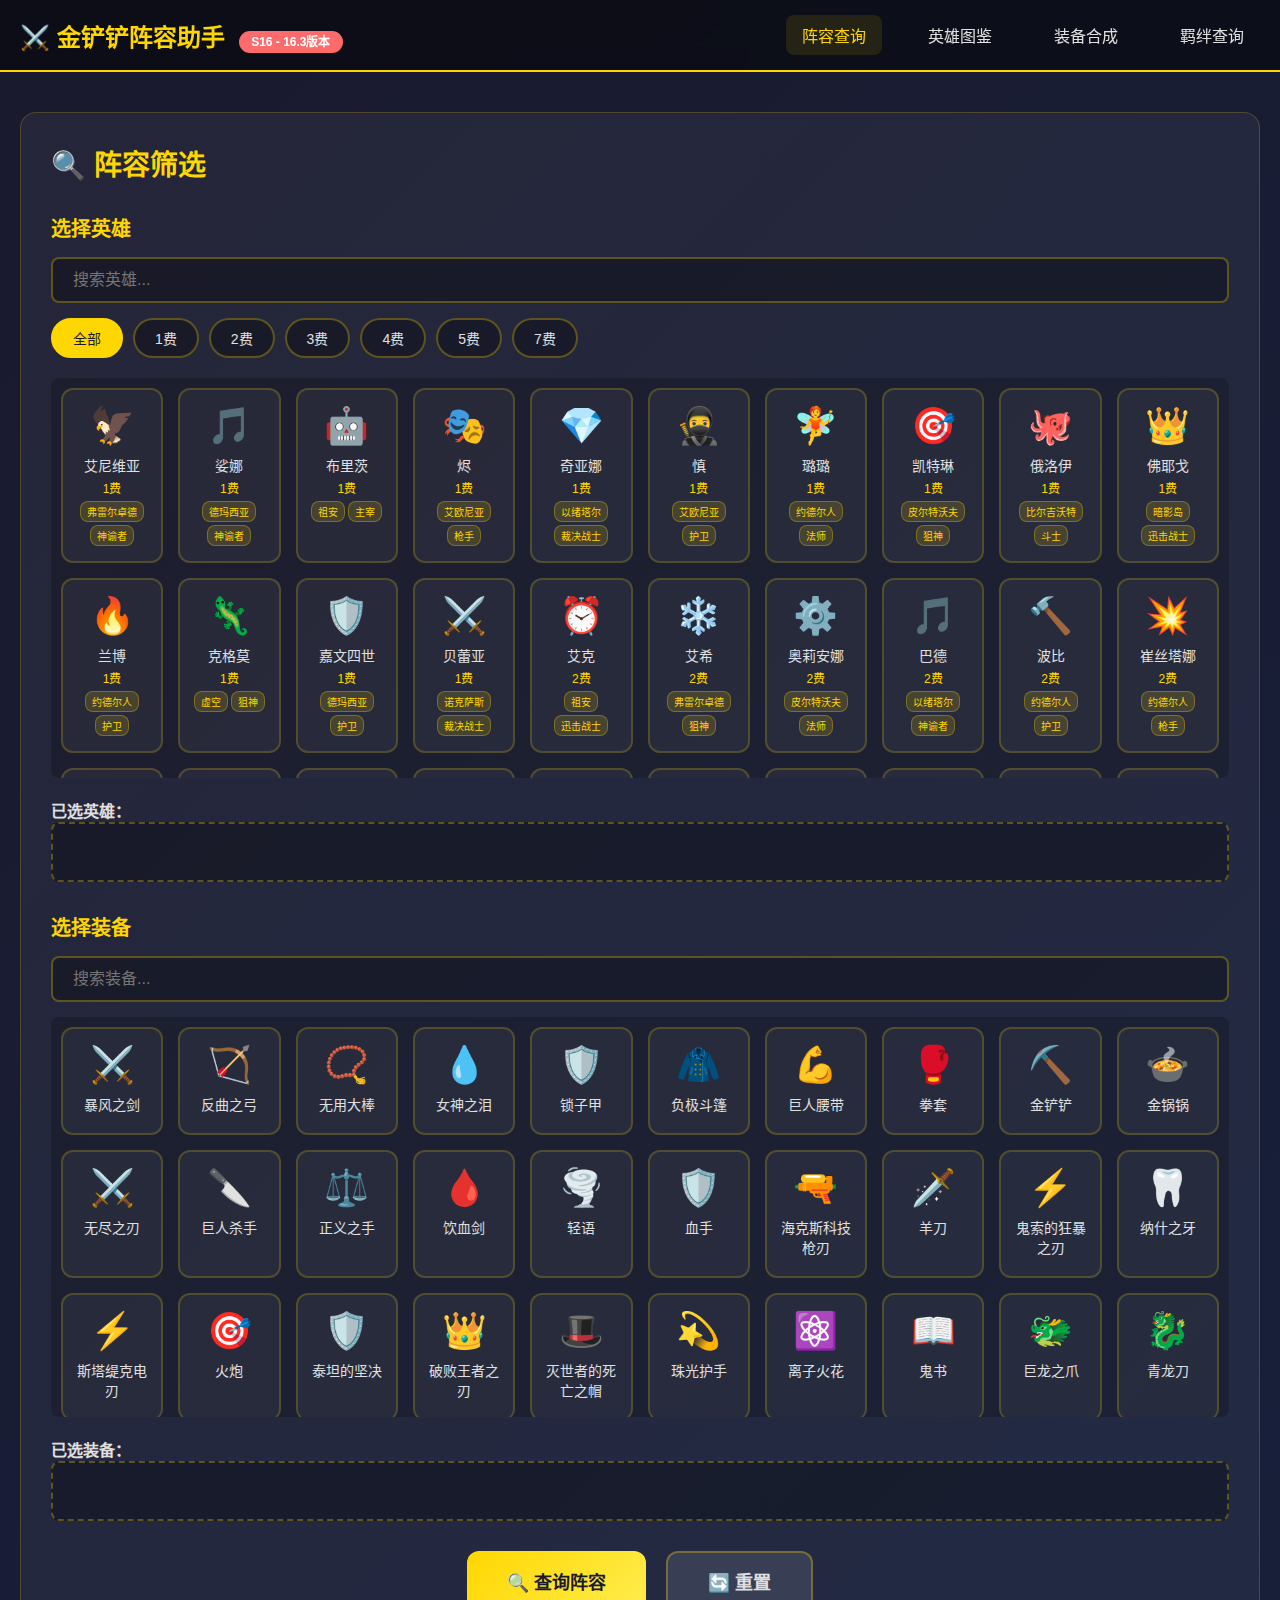
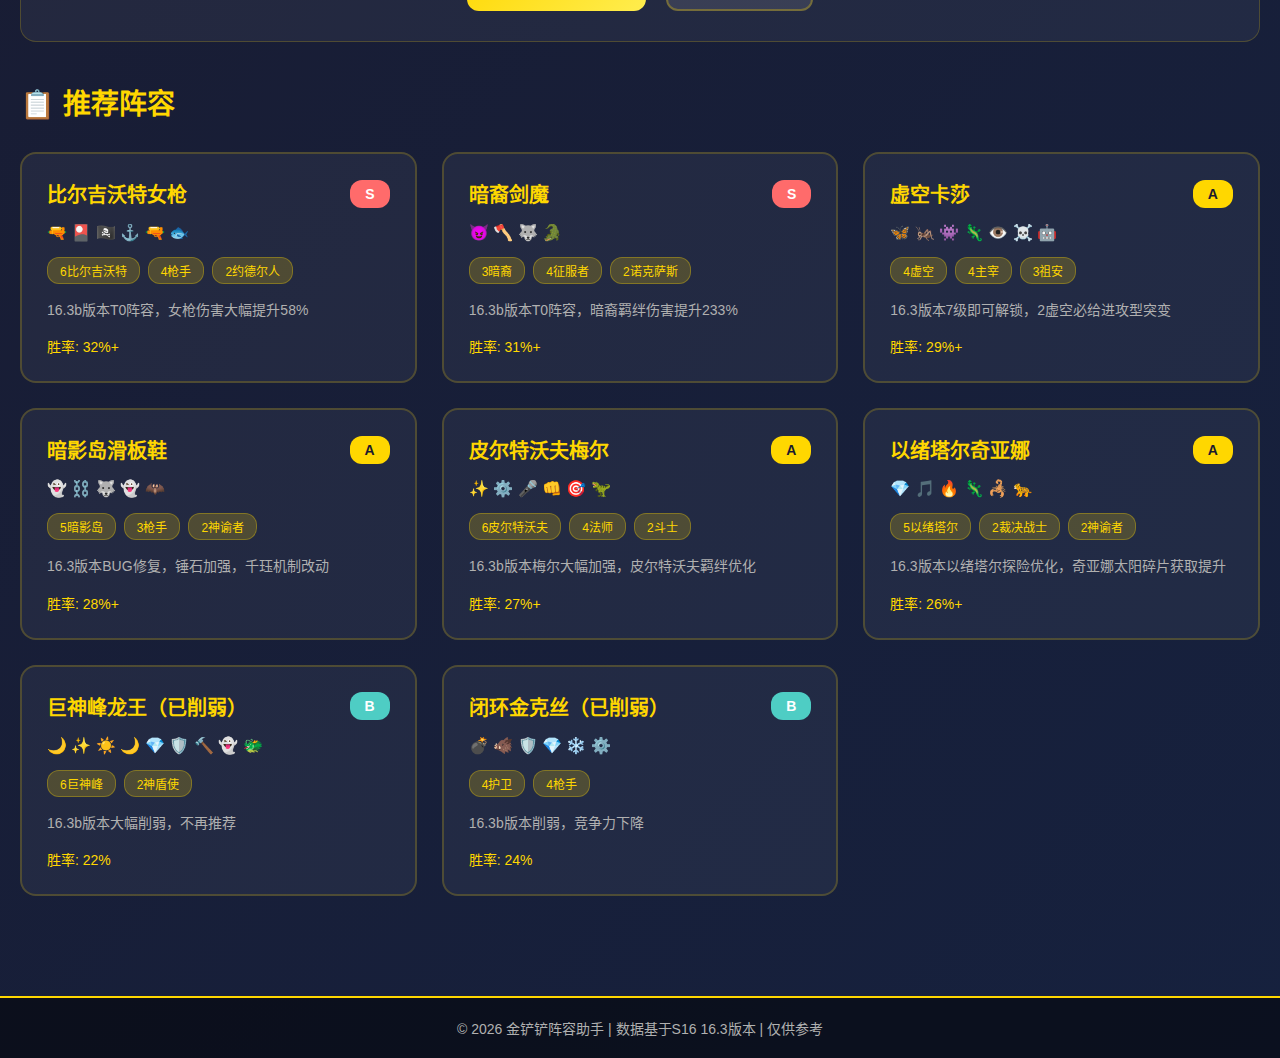
<file: index.html>
<!DOCTYPE html>
<html lang="zh-CN">
<head>
    <meta charset="UTF-8">
    <meta name="viewport" content="width=device-width, initial-scale=1.0">
    <title>金铲铲阵容查询助手 - S16赛季</title>
    <link rel="stylesheet" href="styles.css">
</head>
<body>
    <!-- 顶部导航 -->
    <header class="header">
        <div class="container">
            <div class="logo">
                <h1>⚔️ 金铲铲阵容助手</h1>
                <span class="version">S16 - 16.3版本</span>
            </div>
            <nav class="nav">
                <a href="index.html" class="nav-link active">阵容查询</a>
                <a href="heroes.html" class="nav-link">英雄图鉴</a>
                <a href="equipment.html" class="nav-link">装备合成</a>
                <a href="traits.html" class="nav-link">羁绊查询</a>
            </nav>
        </div>
    </header>

    <!-- 主要内容区 -->
    <main class="main-content">
        <div class="container">
            <!-- 筛选区域 -->
            <section class="filter-section">
                <h2>🔍 阵容筛选</h2>
                
                <!-- 英雄选择 -->
                <div class="filter-group">
                    <h3>选择英雄</h3>
                    <div class="hero-filter">
                        <input type="text" id="heroSearch" placeholder="搜索英雄..." class="search-input">
                        <div class="cost-filter">
                            <button class="cost-btn active" data-cost="all">全部</button>
                            <button class="cost-btn" data-cost="1">1费</button>
                            <button class="cost-btn" data-cost="2">2费</button>
                            <button class="cost-btn" data-cost="3">3费</button>
                            <button class="cost-btn" data-cost="4">4费</button>
                            <button class="cost-btn" data-cost="5">5费</button>
                            <button class="cost-btn" data-cost="7">7费</button>
                        </div>
                        <div id="heroList" class="hero-list"></div>
                        <div class="selected-heroes">
                            <h4>已选英雄：</h4>
                            <div id="selectedHeroes" class="selected-items"></div>
                        </div>
                    </div>
                </div>

                <!-- 装备选择 -->
                <div class="filter-group">
                    <h3>选择装备</h3>
                    <div class="equipment-filter">
                        <input type="text" id="equipSearch" placeholder="搜索装备..." class="search-input">
                        <div id="equipmentList" class="equipment-list"></div>
                        <div class="selected-equipment">
                            <h4>已选装备：</h4>
                            <div id="selectedEquipment" class="selected-items"></div>
                        </div>
                    </div>
                </div>

                <!-- 查询按钮 -->
                <div class="action-buttons">
                    <button id="searchBtn" class="btn btn-primary">🔍 查询阵容</button>
                    <button id="resetBtn" class="btn btn-secondary">🔄 重置</button>
                </div>
            </section>

            <!-- 阵容结果区域 -->
            <section class="results-section">
                <h2>📋 推荐阵容</h2>
                <div id="lineupResults" class="lineup-grid"></div>
            </section>

            <!-- 阵容详情弹窗 -->
            <div id="lineupModal" class="modal">
                <div class="modal-content">
                    <span class="close">&times;</span>
                    <div id="lineupDetail"></div>
                </div>
            </div>
        </div>
    </main>

    <!-- 底部 -->
    <footer class="footer">
        <div class="container">
            <p>© 2026 金铲铲阵容助手 | 数据基于S16 16.3版本 | 仅供参考</p>
        </div>
    </footer>

    <script src="data.js"></script>
    <script src="script.js"></script>
</body>
</html>
</file>
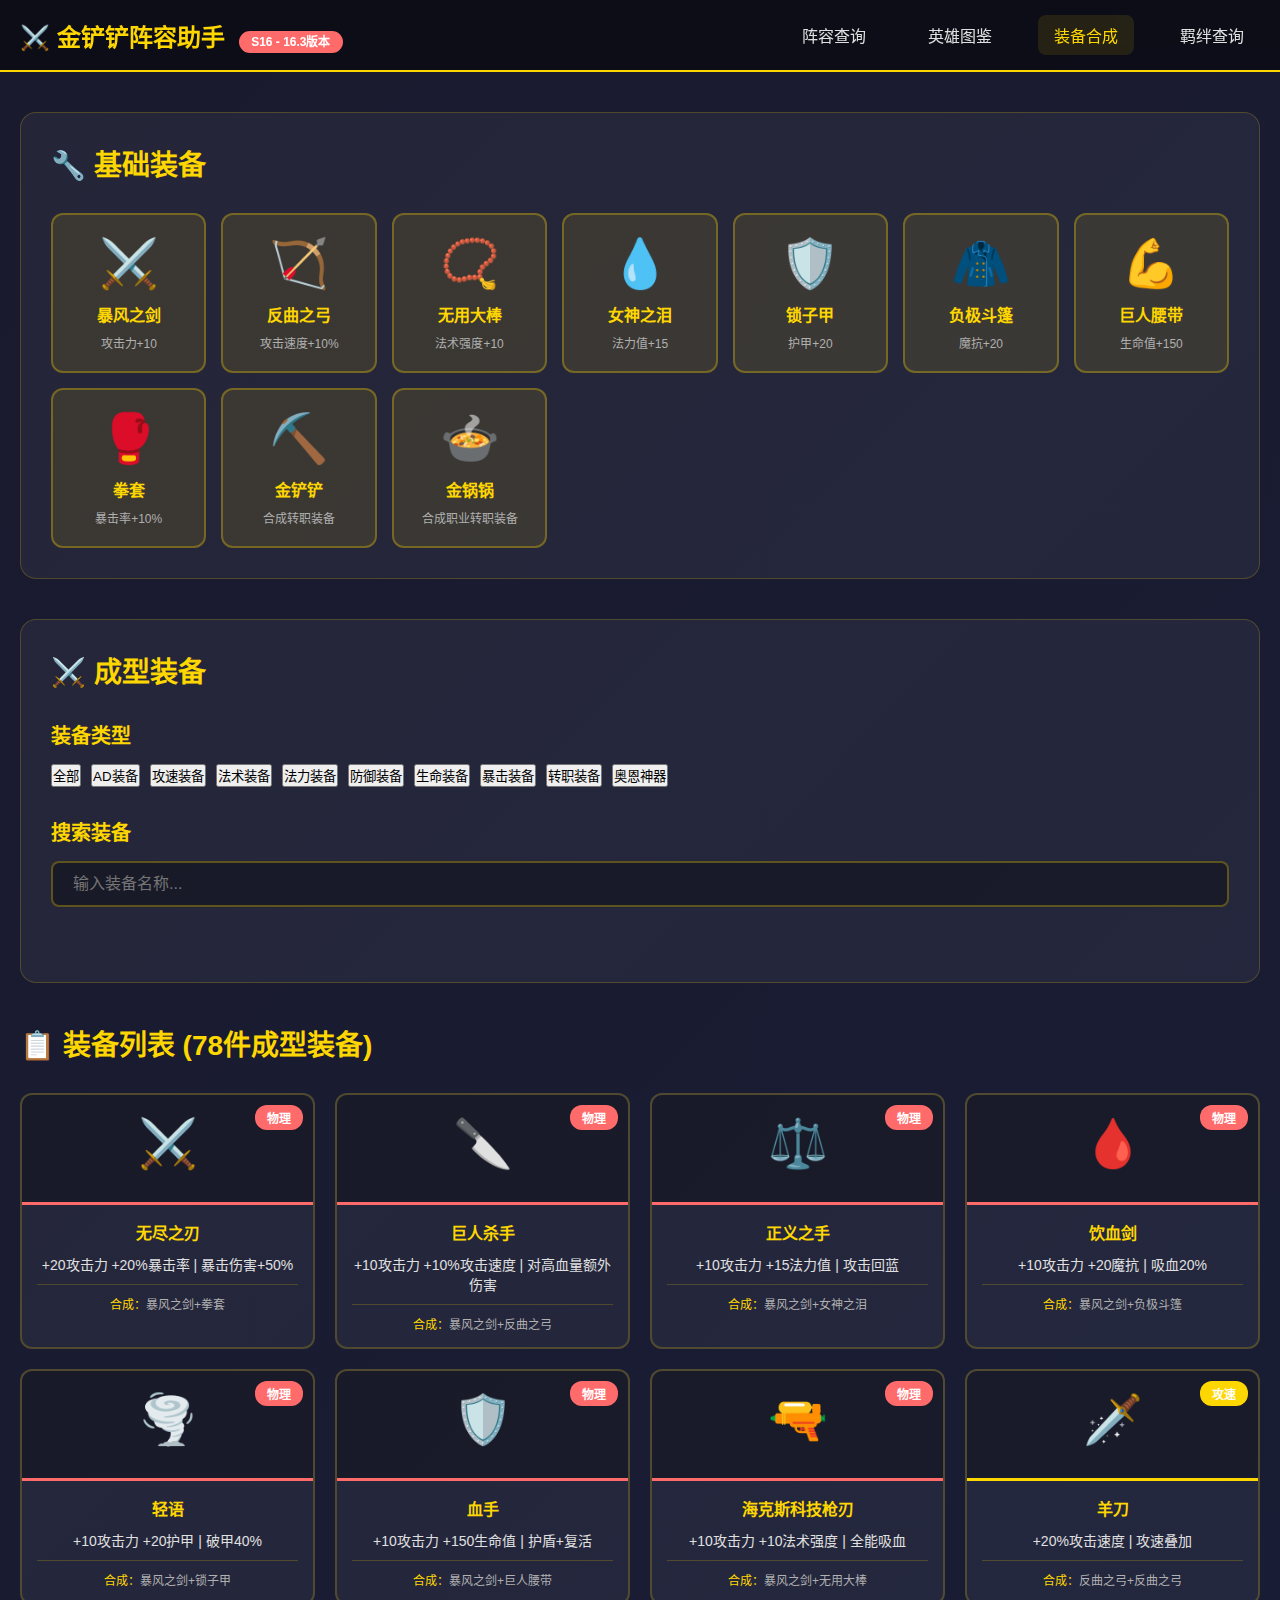
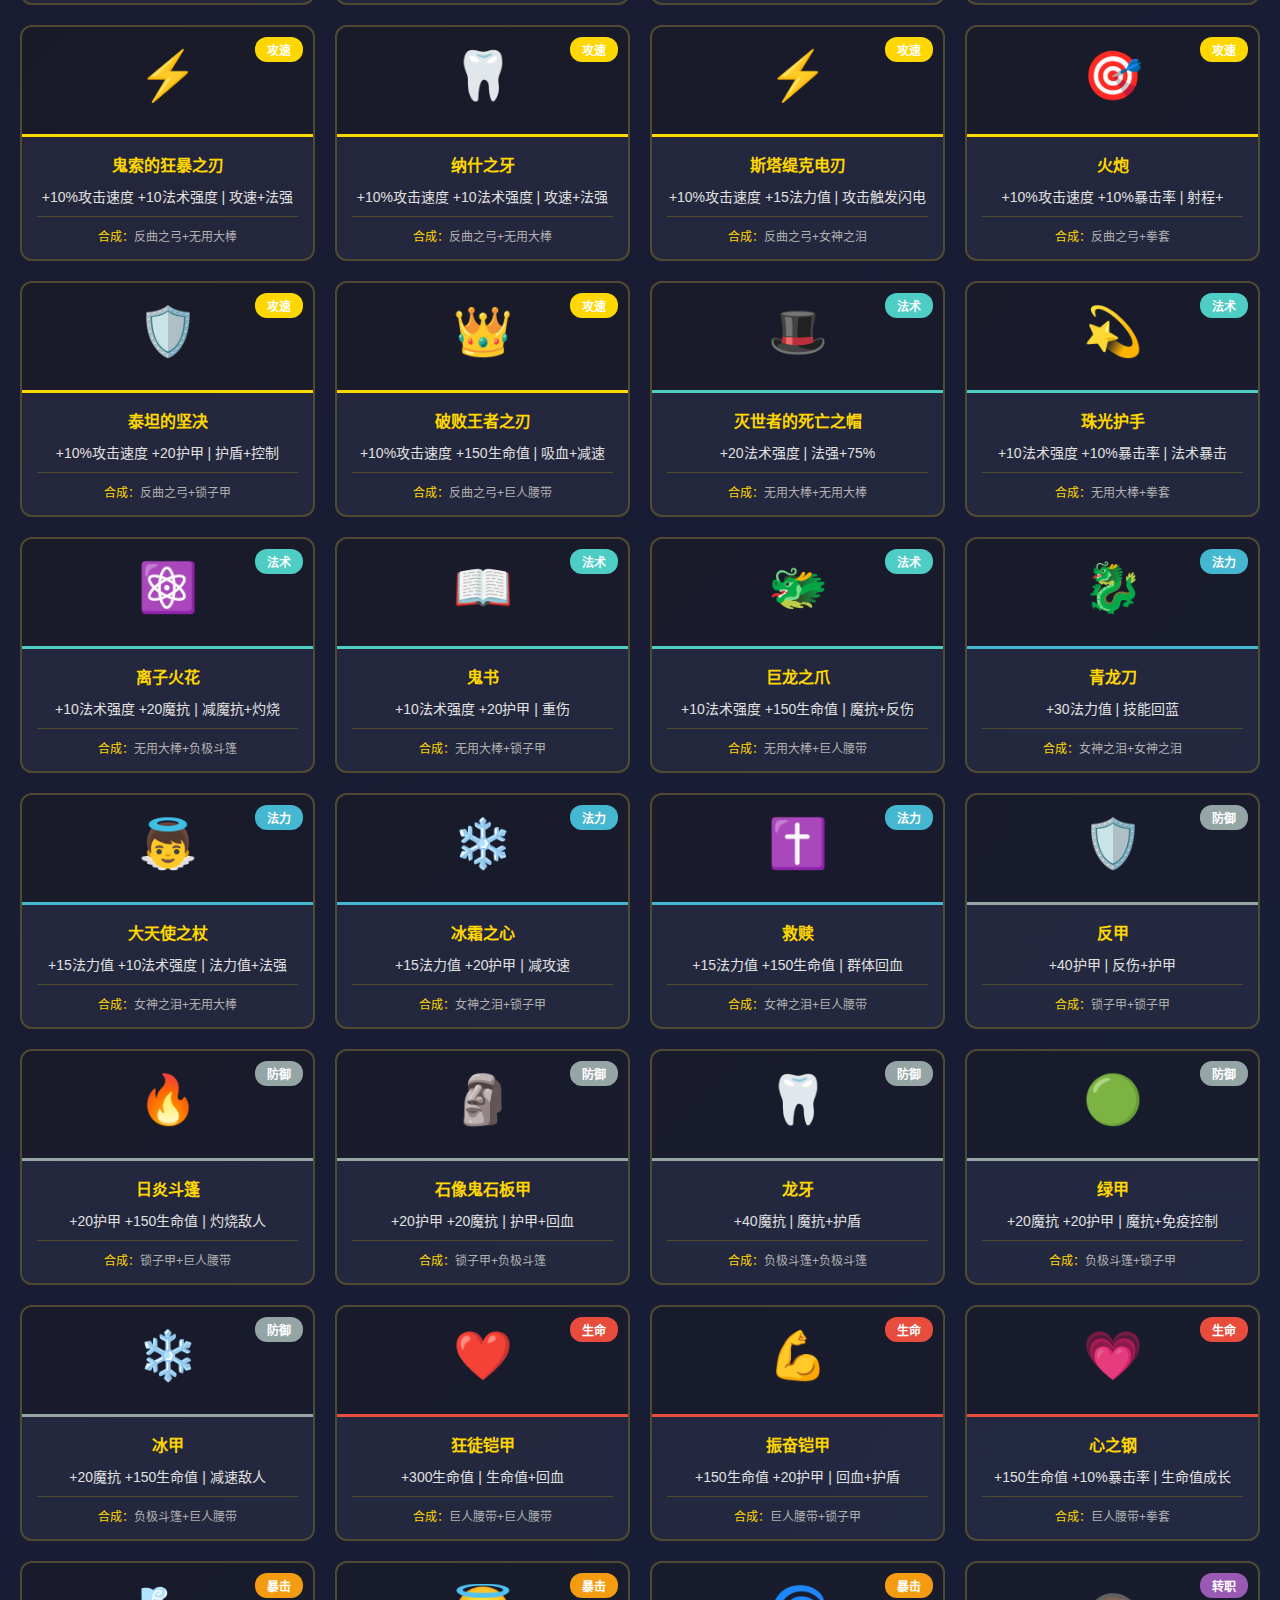
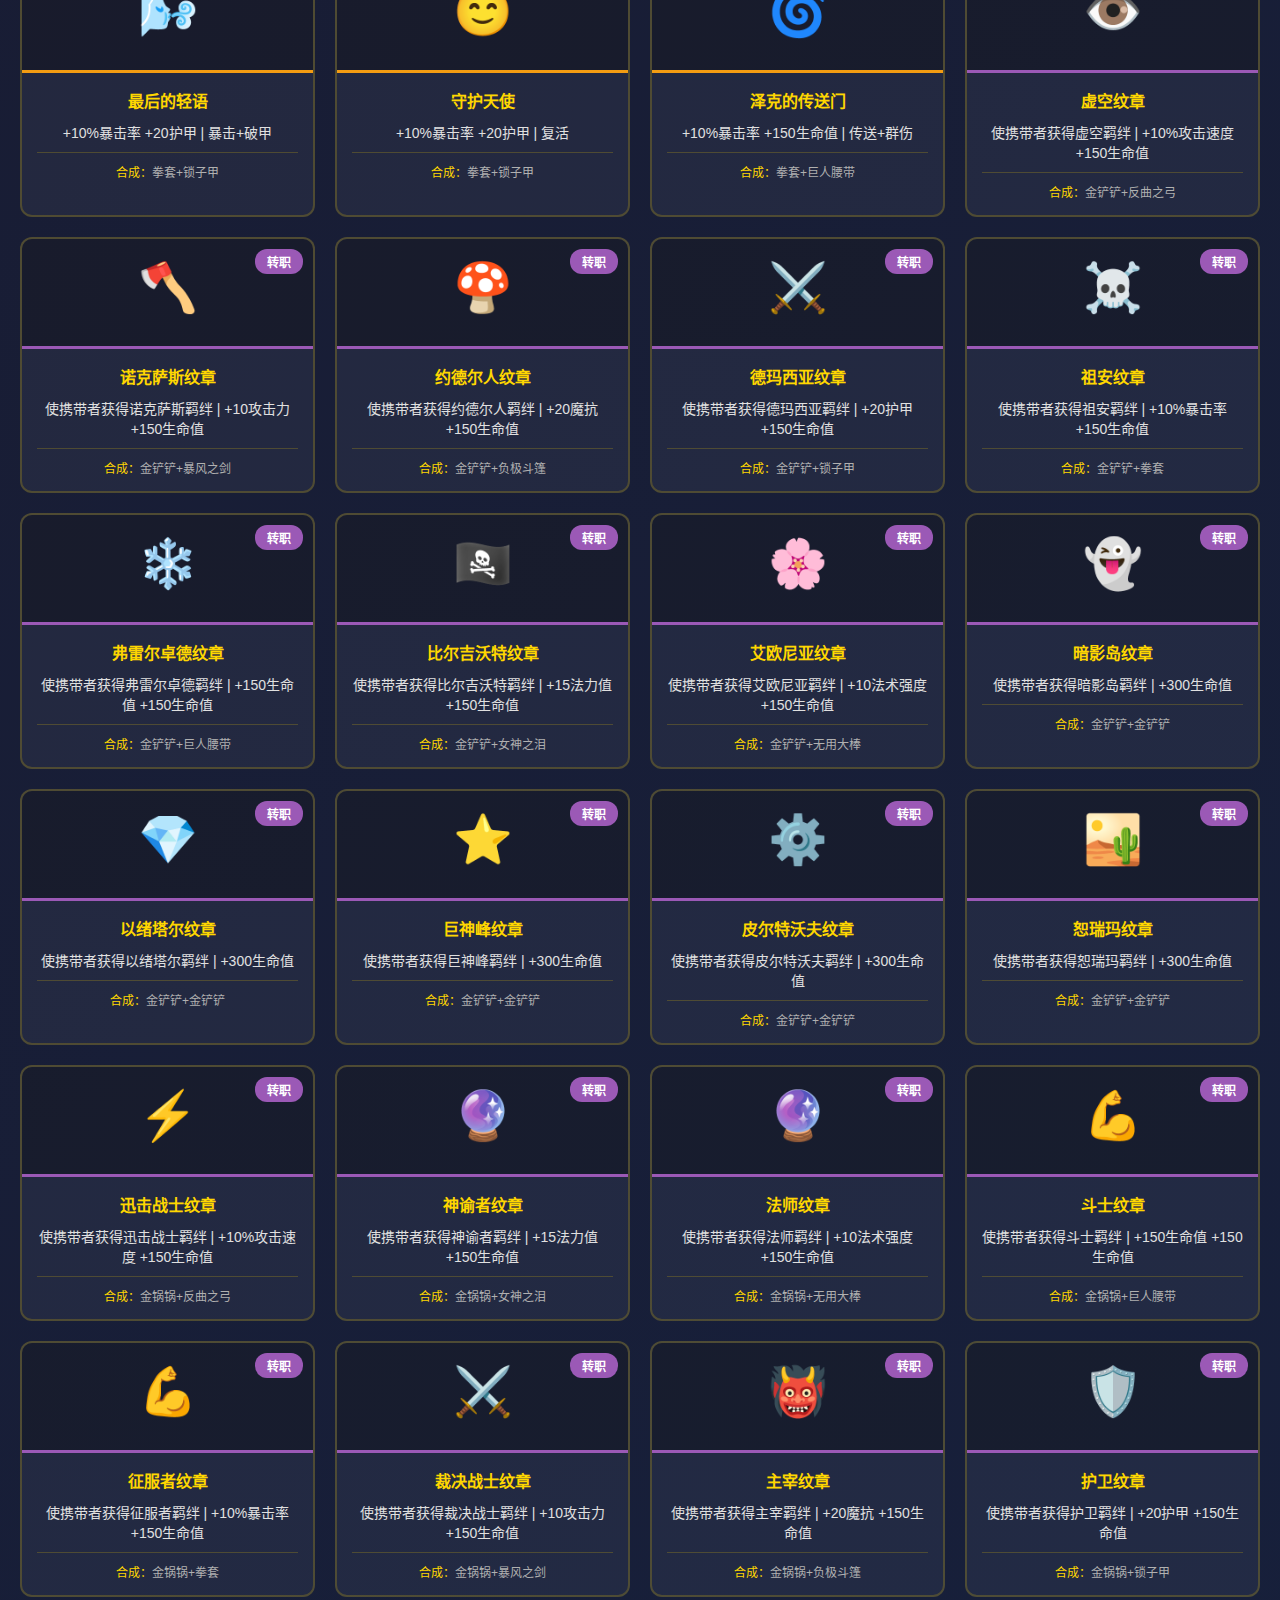
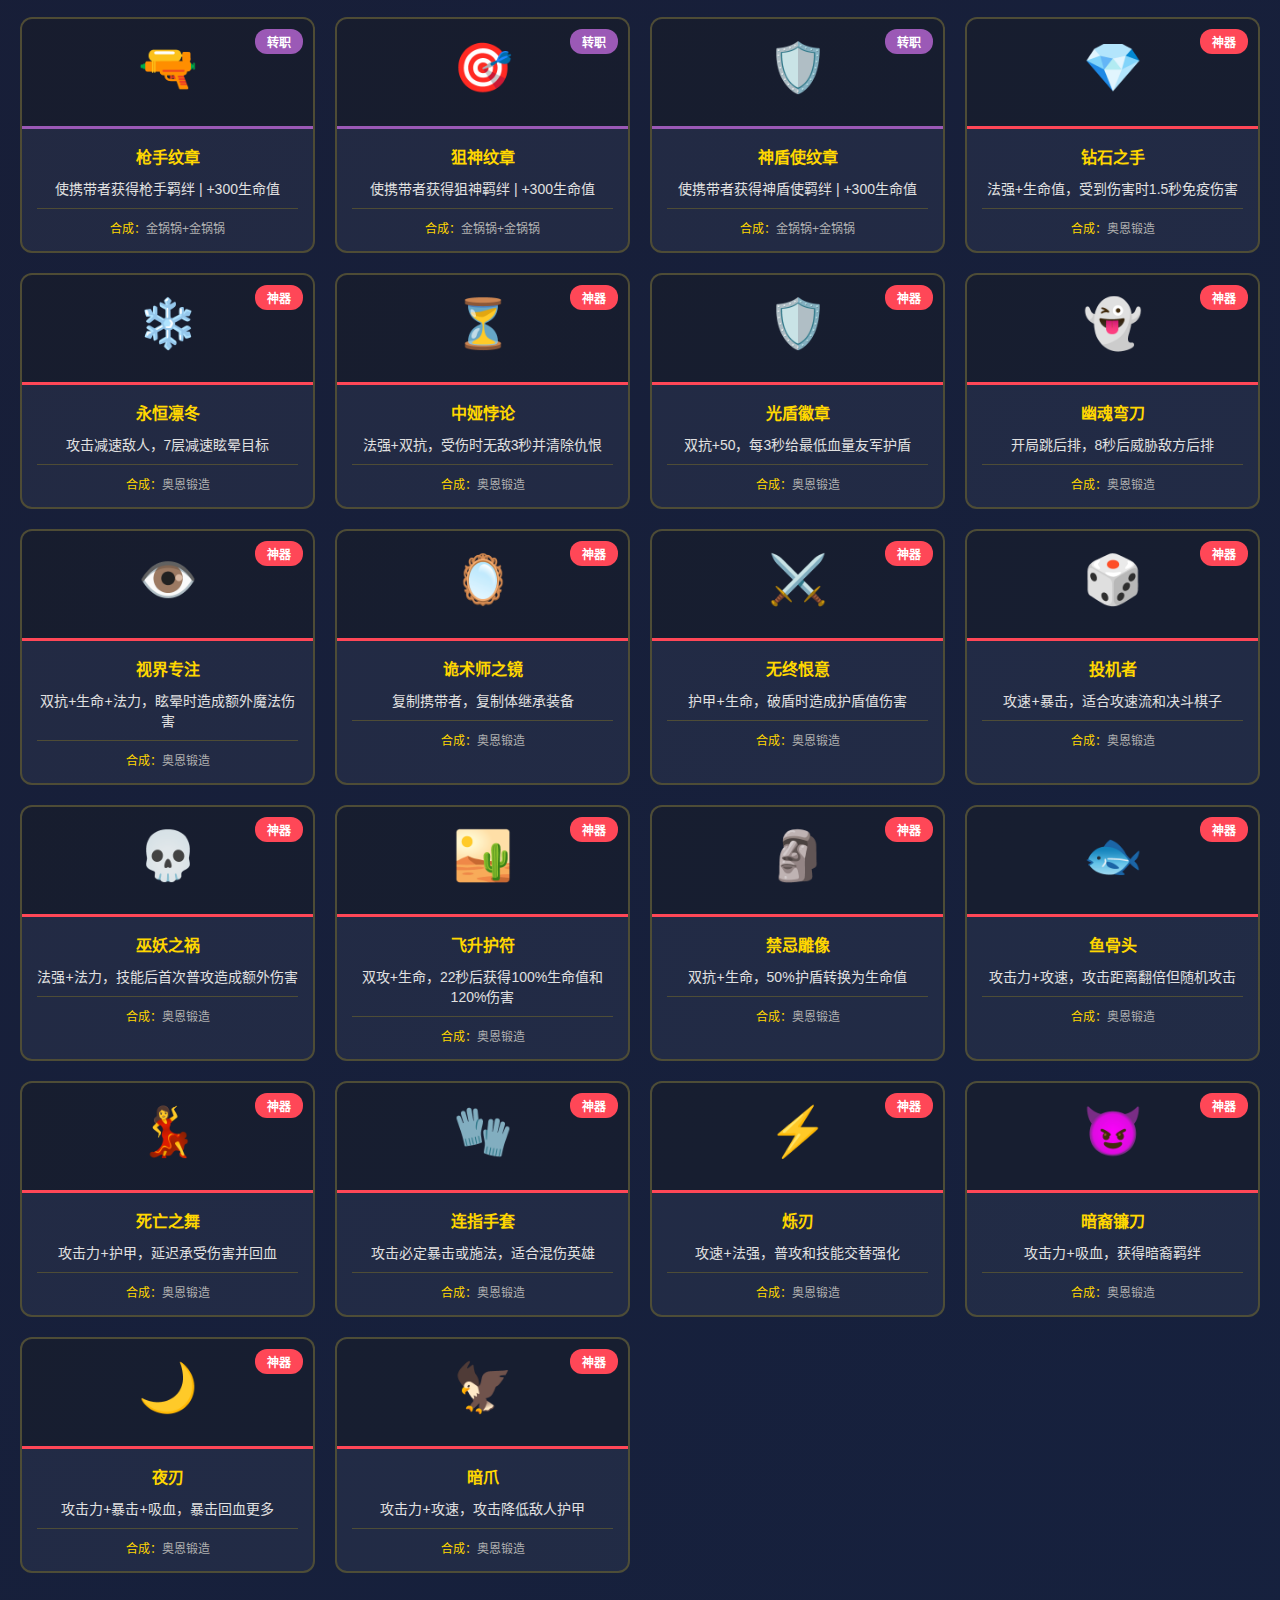
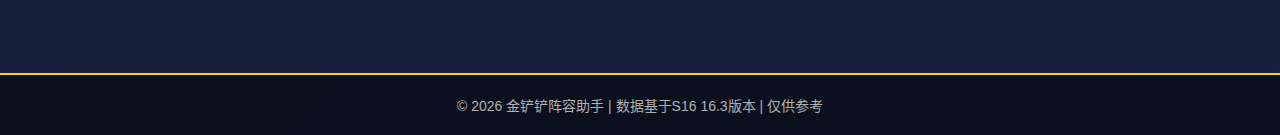
<file: equipment.html>
<!DOCTYPE html>
<html lang="zh-CN">
<head>
    <meta charset="UTF-8">
    <meta name="viewport" content="width=device-width, initial-scale=1.0">
    <title>装备合成 - 金铲铲阵容查询助手</title>
    <link rel="stylesheet" href="styles.css">
</head>
<body>
    <!-- 顶部导航 -->
    <header class="header">
        <div class="container">
            <div class="logo">
                <h1>⚔️ 金铲铲阵容助手</h1>
                <span class="version">S16 - 16.3版本</span>
            </div>
            <nav class="nav">
                <a href="index.html" class="nav-link">阵容查询</a>
                <a href="heroes.html" class="nav-link">英雄图鉴</a>
                <a href="equipment.html" class="nav-link active">装备合成</a>
                <a href="traits.html" class="nav-link">羁绊查询</a>
            </nav>
        </div>
    </header>

    <!-- 主要内容区 -->
    <main class="main-content">
        <div class="container">
            <!-- 基础装备 -->
            <section class="filter-section">
                <h2>🔧 基础装备</h2>
                <div class="base-equipment-grid" id="baseEquipment"></div>
            </section>

            <!-- 装备分类 -->
            <section class="filter-section">
                <h2>⚔️ 成型装备</h2>
                
                <div class="filter-group">
                    <h3>装备类型</h3>
                    <div class="cost-filter">
                        <button class="type-btn active" data-type="all">全部</button>
                        <button class="type-btn" data-type="AD">AD装备</button>
                        <button class="type-btn" data-type="AS">攻速装备</button>
                        <button class="type-btn" data-type="AP">法术装备</button>
                        <button class="type-btn" data-type="MANA">法力装备</button>
                        <button class="type-btn" data-type="DEF">防御装备</button>
                        <button class="type-btn" data-type="HP">生命装备</button>
                        <button class="type-btn" data-type="CRIT">暴击装备</button>
                        <button class="type-btn" data-type="EMBLEM">转职装备</button>
                        <button class="type-btn" data-type="ORNN">奥恩神器</button>
                    </div>
                </div>

                <div class="filter-group">
                    <h3>搜索装备</h3>
                    <input type="text" id="equipSearch" placeholder="输入装备名称..." class="search-input">
                </div>
            </section>

            <!-- 装备列表 -->
            <section class="results-section">
                <h2>📋 装备列表 <span id="equipCount">(74件成型装备)</span></h2>
                <div id="equipmentGrid" class="equipment-display-grid"></div>
            </section>
        </div>
    </main>

    <!-- 底部 -->
    <footer class="footer">
        <div class="container">
            <p>© 2026 金铲铲阵容助手 | 数据基于S16 16.3版本 | 仅供参考</p>
        </div>
    </footer>

    <script src="data.js"></script>
    <script src="equipment-page.js"></script>
</body>
</html>
</file>
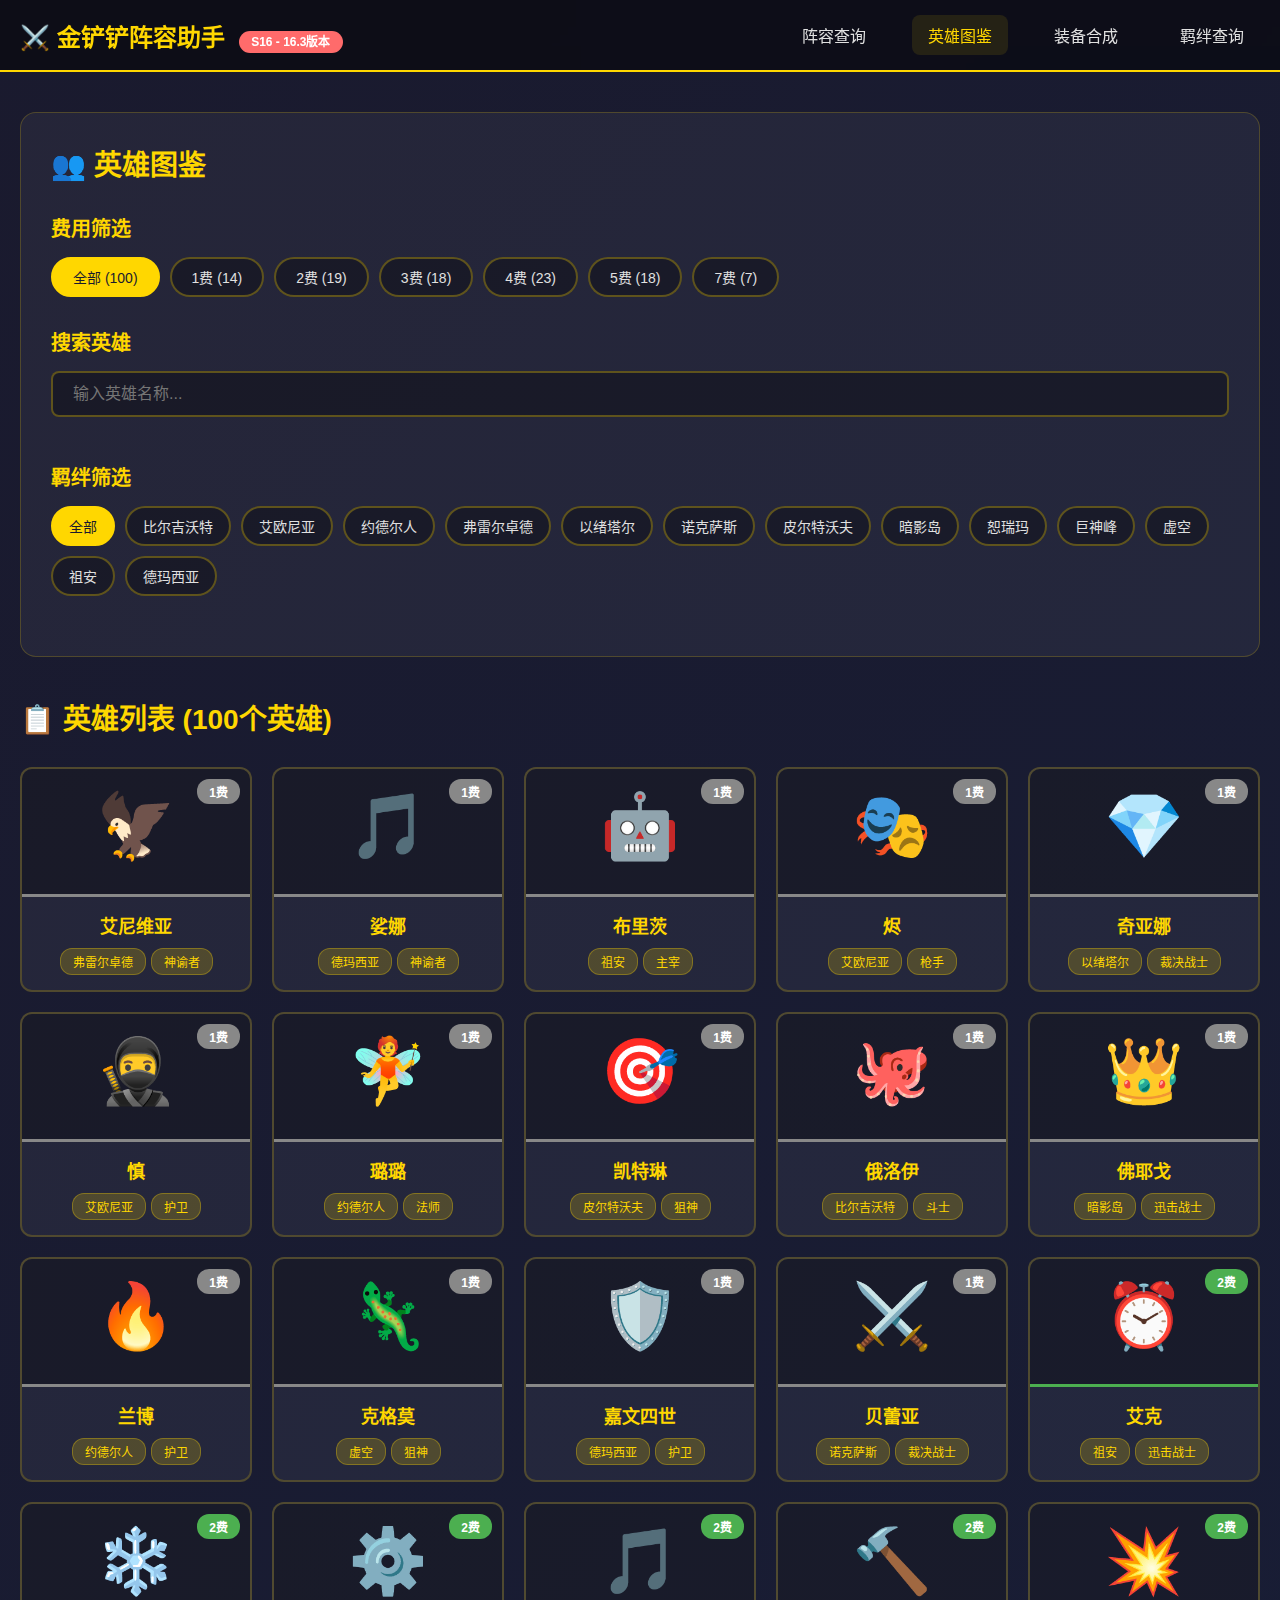
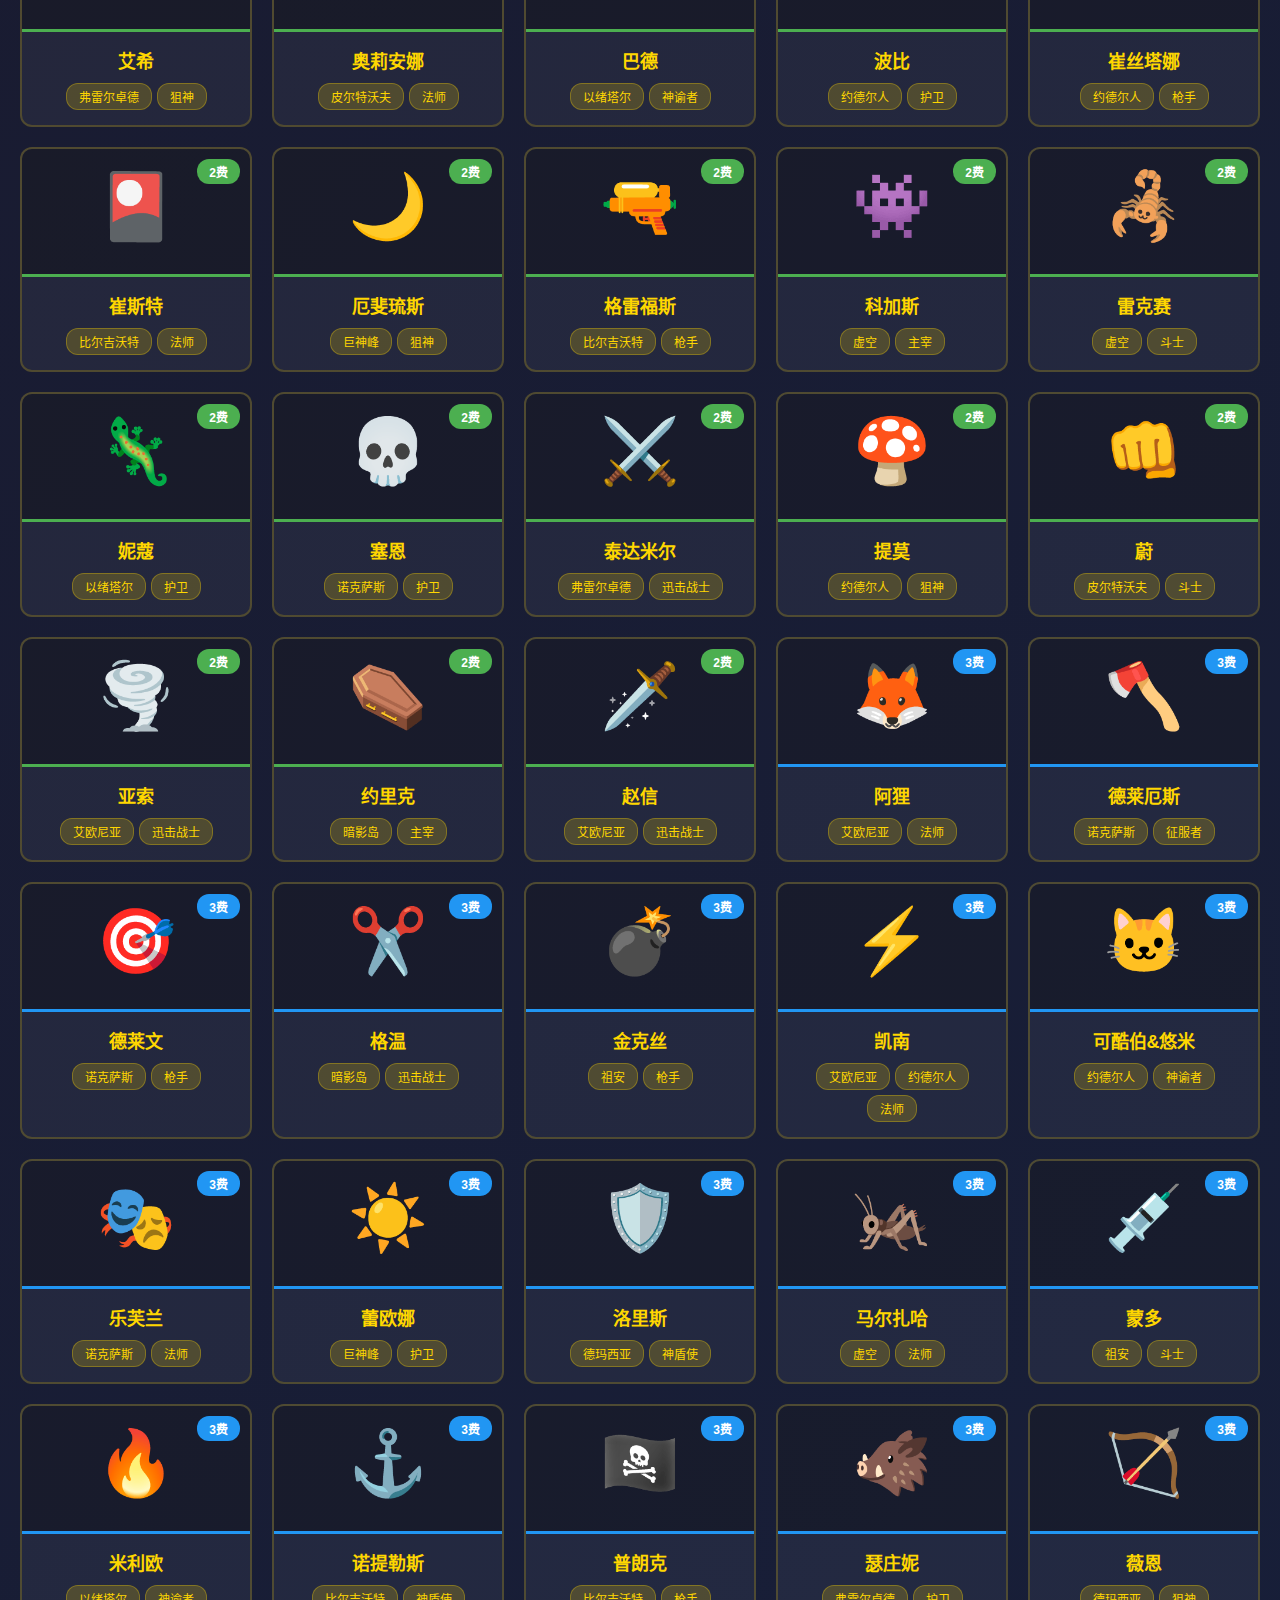
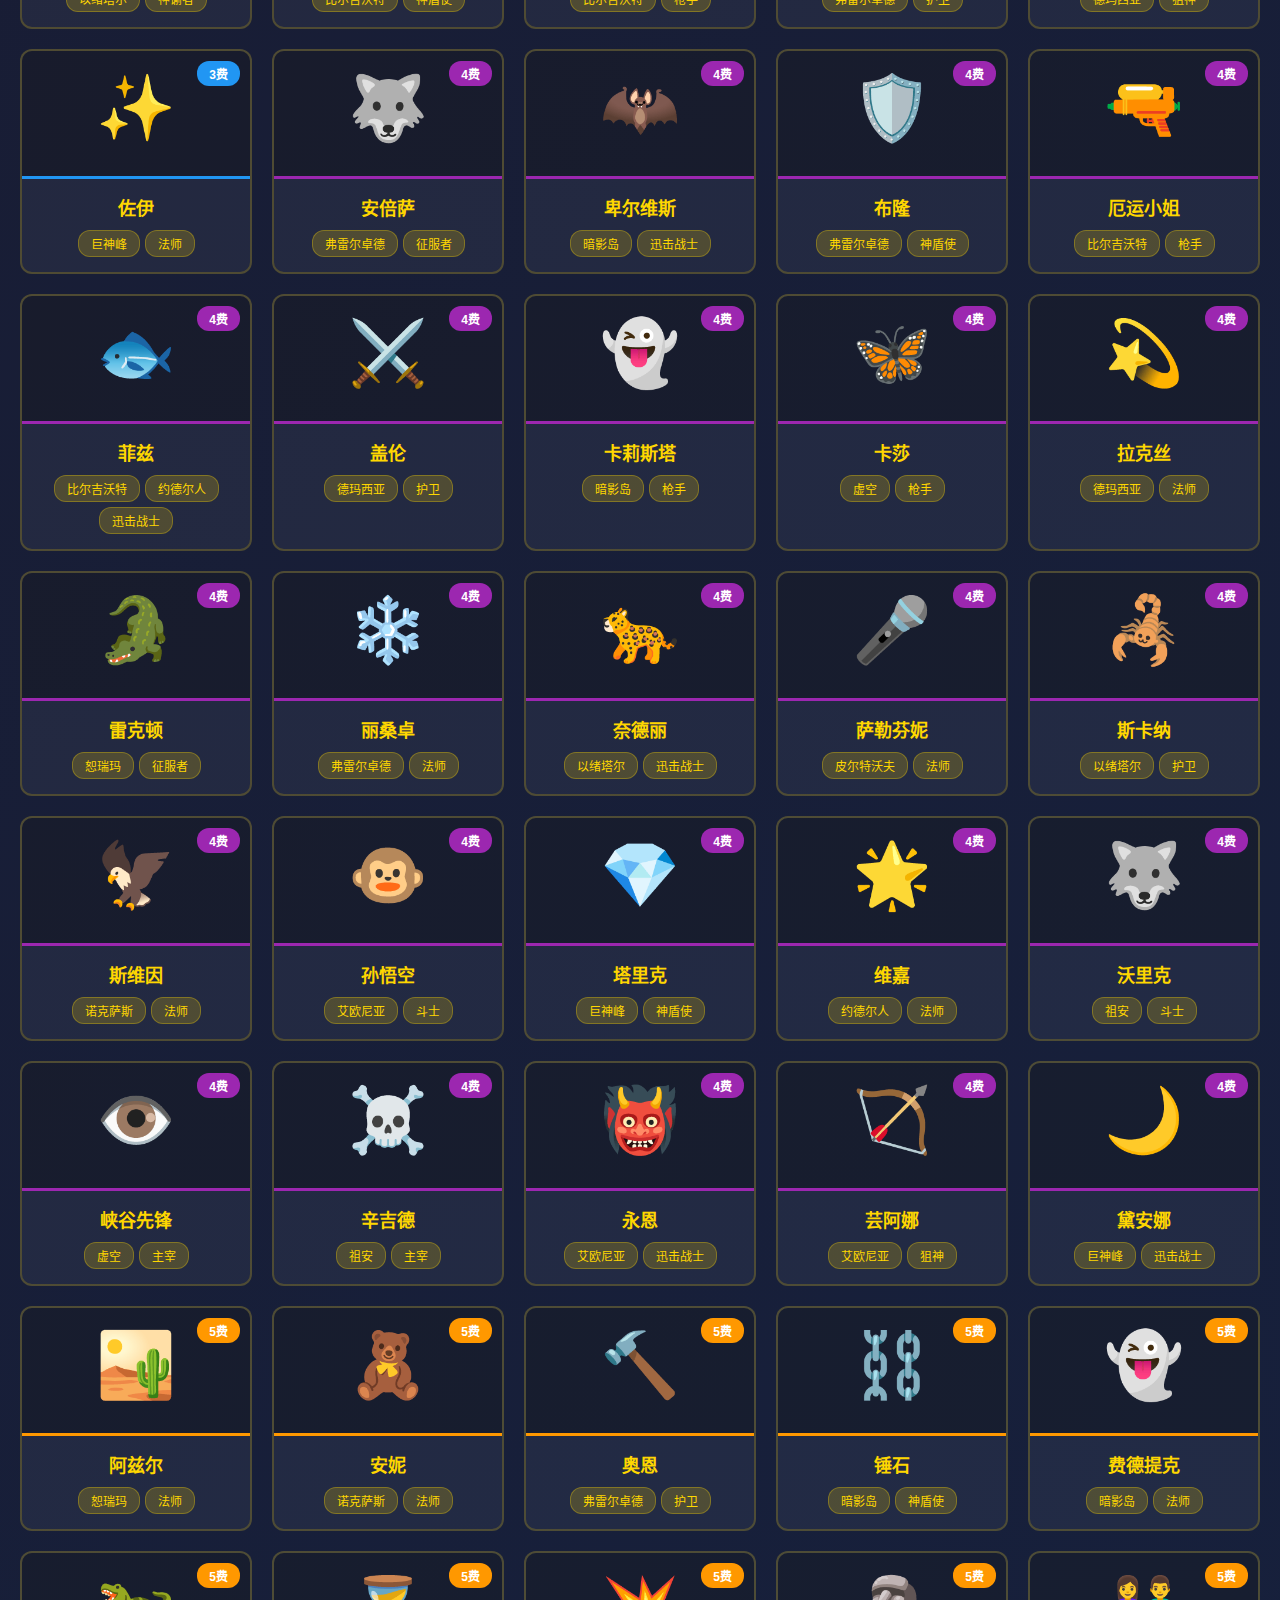
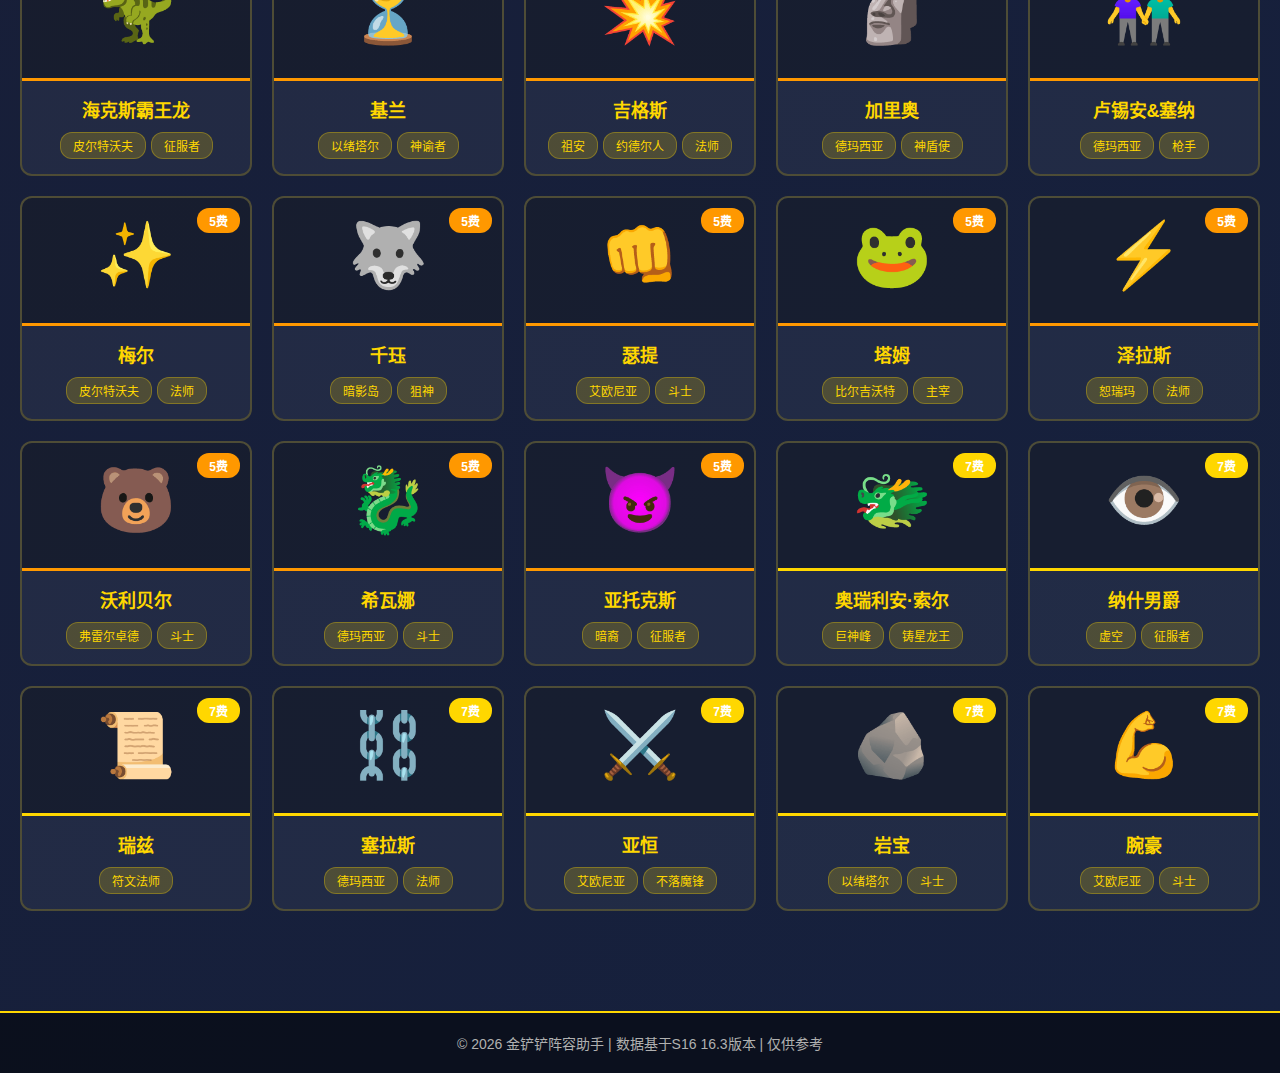
<file: heroes.html>
<!DOCTYPE html>
<html lang="zh-CN">
<head>
    <meta charset="UTF-8">
    <meta name="viewport" content="width=device-width, initial-scale=1.0">
    <title>英雄图鉴 - 金铲铲阵容查询助手</title>
    <link rel="stylesheet" href="styles.css">
</head>
<body>
    <!-- 顶部导航 -->
    <header class="header">
        <div class="container">
            <div class="logo">
                <h1>⚔️ 金铲铲阵容助手</h1>
                <span class="version">S16 - 16.3版本</span>
            </div>
            <nav class="nav">
                <a href="index.html" class="nav-link">阵容查询</a>
                <a href="heroes.html" class="nav-link active">英雄图鉴</a>
                <a href="equipment.html" class="nav-link">装备合成</a>
                <a href="traits.html" class="nav-link">羁绊查询</a>
            </nav>
        </div>
    </header>

    <!-- 主要内容区 -->
    <main class="main-content">
        <div class="container">
            <!-- 筛选区域 -->
            <section class="filter-section">
                <h2>👥 英雄图鉴</h2>
                
                <div class="filter-group">
                    <h3>费用筛选</h3>
                    <div class="cost-filter">
                        <button class="cost-btn active" data-cost="all">全部 (100)</button>
                        <button class="cost-btn" data-cost="1">1费 (14)</button>
                        <button class="cost-btn" data-cost="2">2费 (19)</button>
                        <button class="cost-btn" data-cost="3">3费 (18)</button>
                        <button class="cost-btn" data-cost="4">4费 (23)</button>
                        <button class="cost-btn" data-cost="5">5费 (18)</button>
                        <button class="cost-btn" data-cost="7">7费 (7)</button>
                    </div>
                </div>

                <div class="filter-group">
                    <h3>搜索英雄</h3>
                    <input type="text" id="heroSearch" placeholder="输入英雄名称..." class="search-input">
                </div>

                <div class="filter-group">
                    <h3>羁绊筛选</h3>
                    <div class="trait-filter-buttons">
                        <button class="trait-btn active" data-trait="all">全部</button>
                        <button class="trait-btn" data-trait="比尔吉沃特">比尔吉沃特</button>
                        <button class="trait-btn" data-trait="艾欧尼亚">艾欧尼亚</button>
                        <button class="trait-btn" data-trait="约德尔人">约德尔人</button>
                        <button class="trait-btn" data-trait="弗雷尔卓德">弗雷尔卓德</button>
                        <button class="trait-btn" data-trait="以绪塔尔">以绪塔尔</button>
                        <button class="trait-btn" data-trait="诺克萨斯">诺克萨斯</button>
                        <button class="trait-btn" data-trait="皮尔特沃夫">皮尔特沃夫</button>
                        <button class="trait-btn" data-trait="暗影岛">暗影岛</button>
                        <button class="trait-btn" data-trait="恕瑞玛">恕瑞玛</button>
                        <button class="trait-btn" data-trait="巨神峰">巨神峰</button>
                        <button class="trait-btn" data-trait="虚空">虚空</button>
                        <button class="trait-btn" data-trait="祖安">祖安</button>
                        <button class="trait-btn" data-trait="德玛西亚">德玛西亚</button>
                    </div>
                </div>
            </section>

            <!-- 英雄列表 -->
            <section class="results-section">
                <h2>📋 英雄列表 <span id="heroCount">(100个英雄)</span></h2>
                <div id="heroesGrid" class="heroes-grid"></div>
            </section>
        </div>
    </main>

    <!-- 底部 -->
    <footer class="footer">
        <div class="container">
            <p>© 2026 金铲铲阵容助手 | 数据基于S16 16.3版本 | 仅供参考</p>
        </div>
    </footer>

    <script src="data.js"></script>
    <script src="heroes.js"></script>
</body>
</html>
</file>
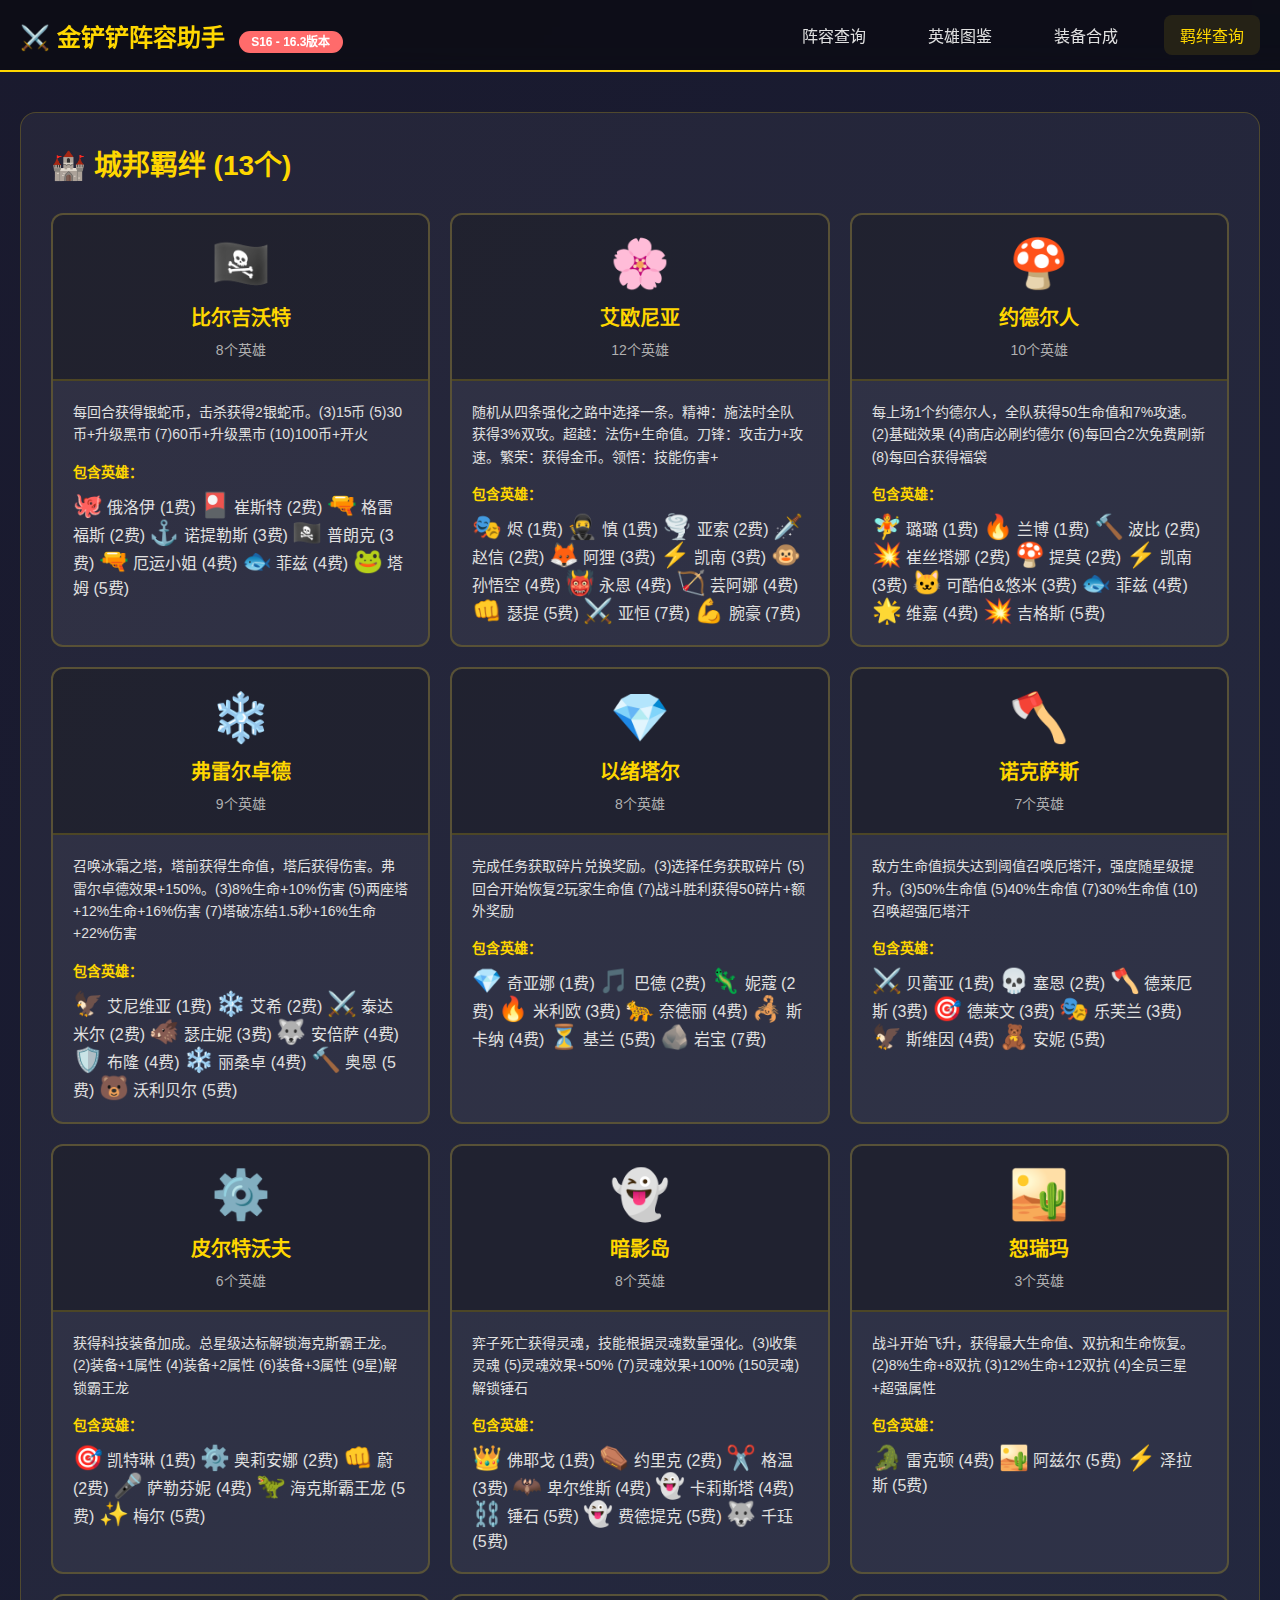
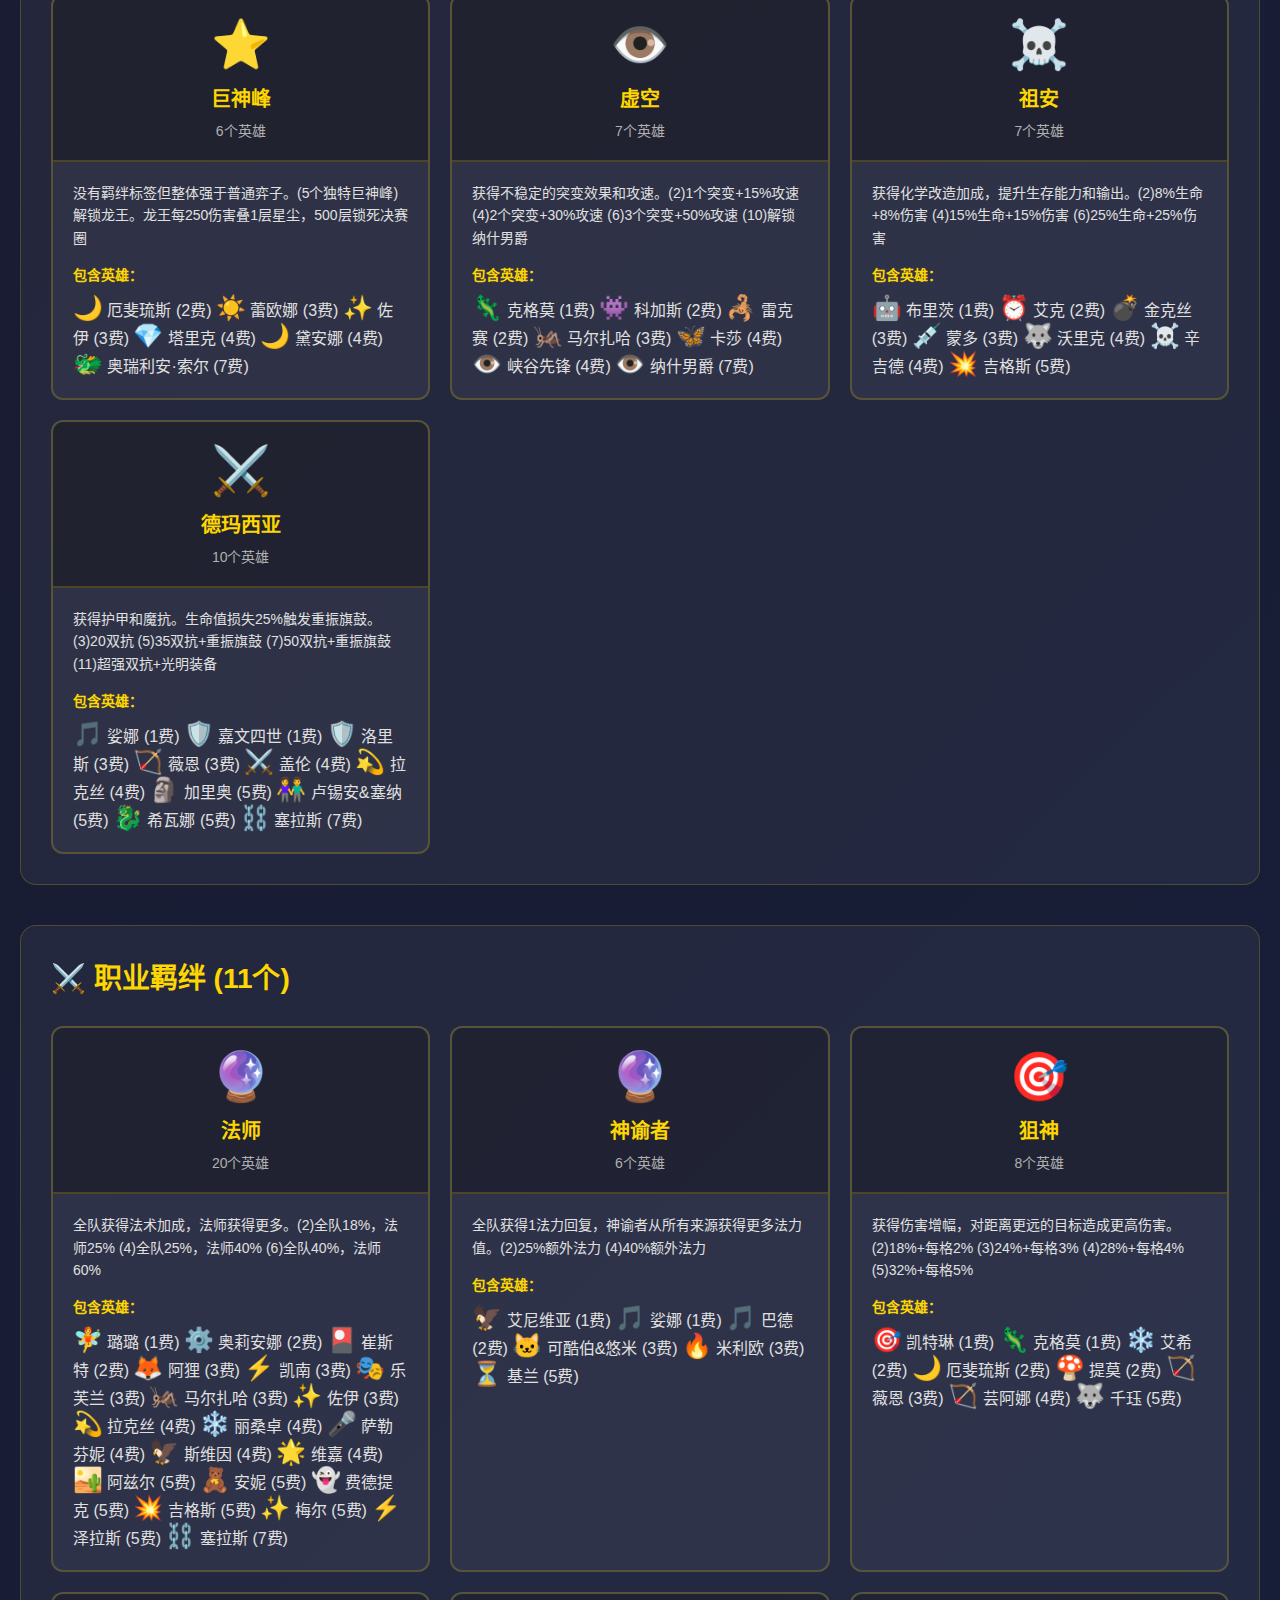
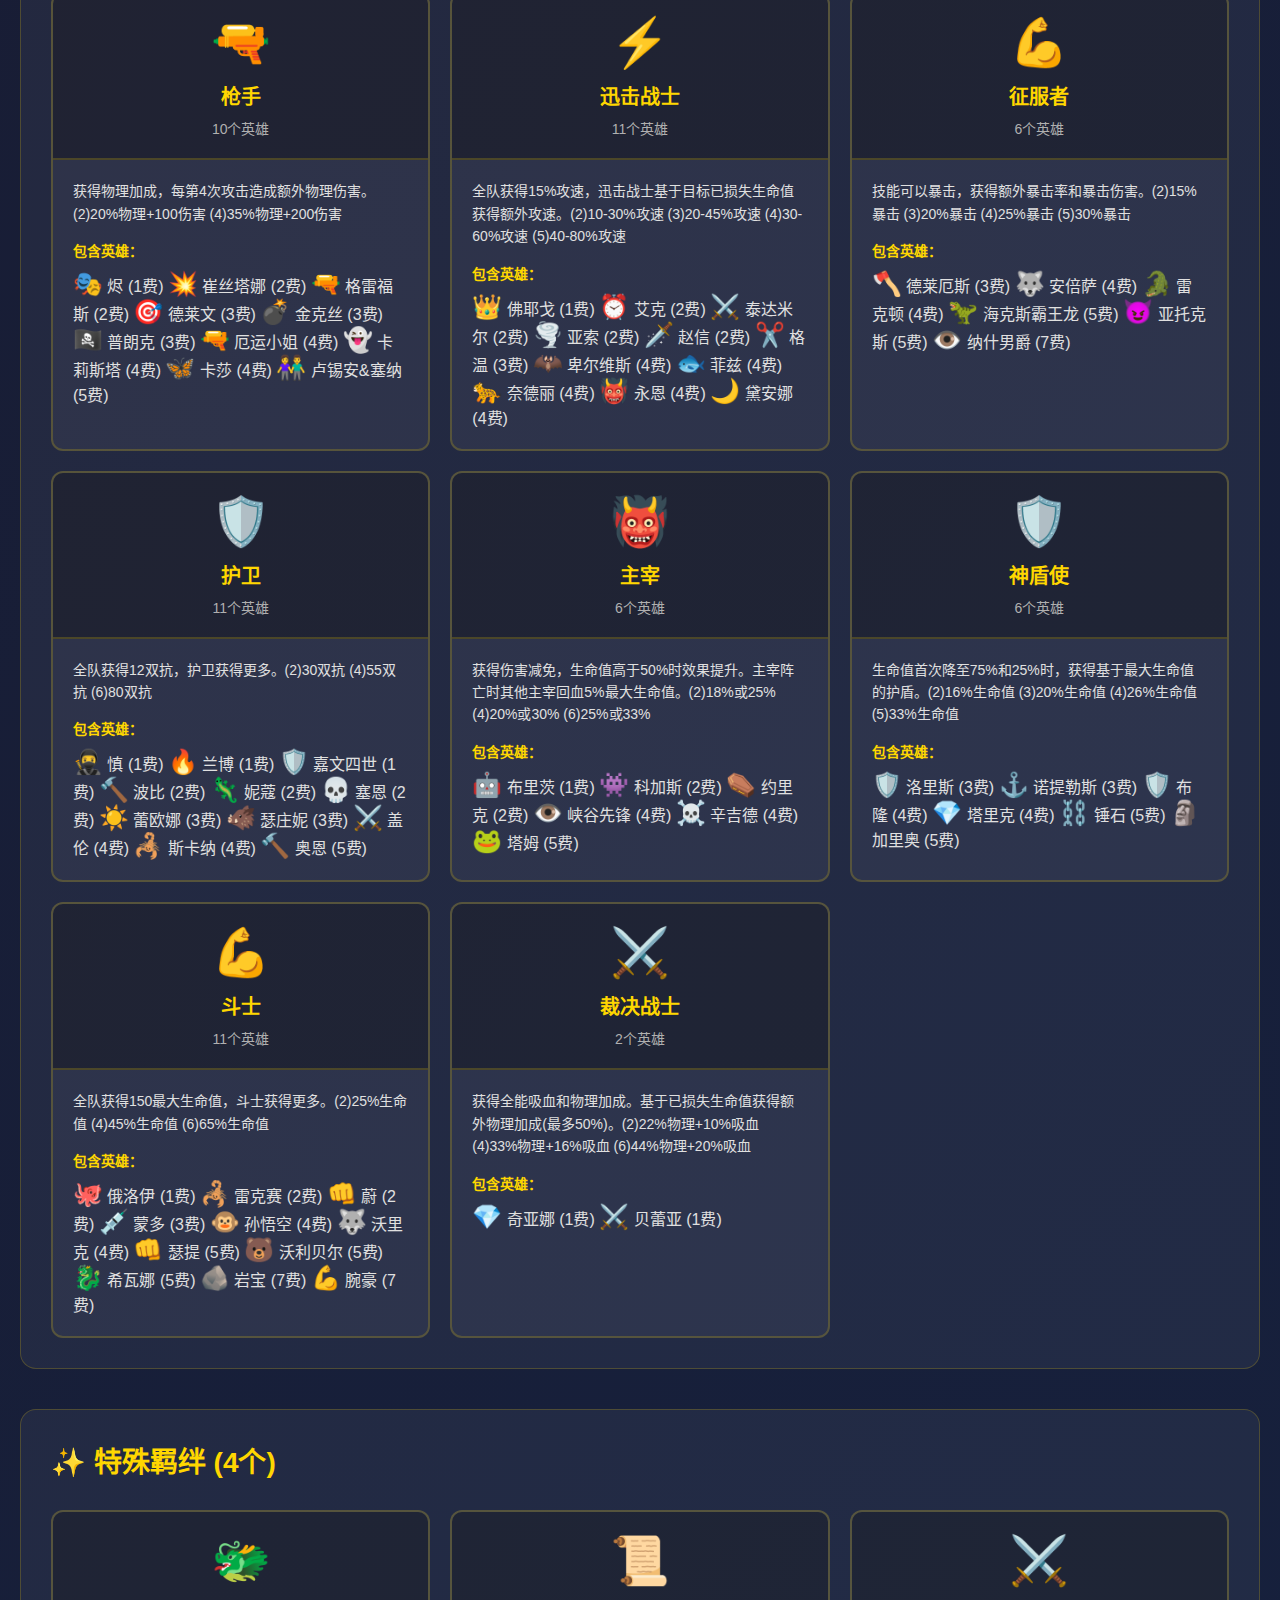
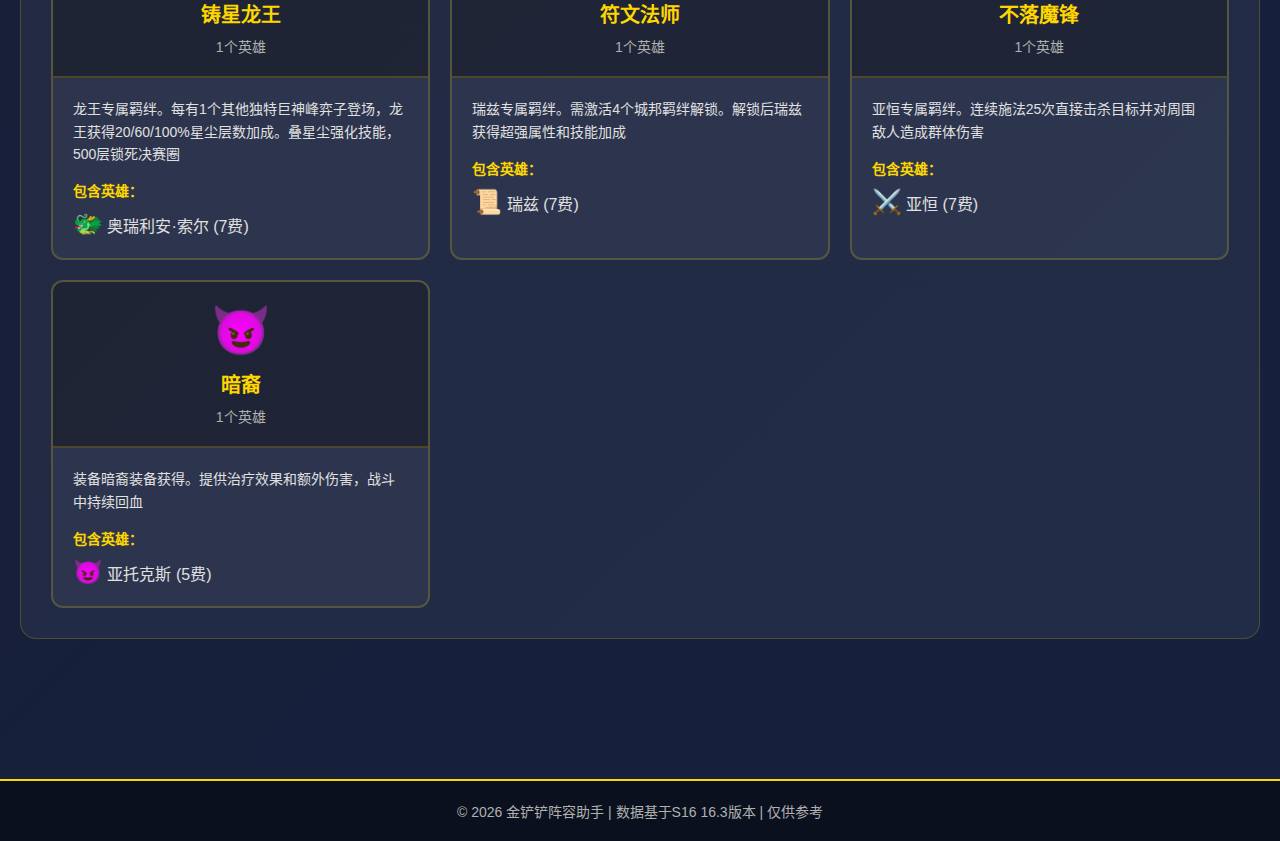
<file: traits.html>
<!DOCTYPE html>
<html lang="zh-CN">
<head>
    <meta charset="UTF-8">
    <meta name="viewport" content="width=device-width, initial-scale=1.0">
    <title>羁绊查询 - 金铲铲阵容查询助手</title>
    <link rel="stylesheet" href="styles.css">
</head>
<body>
    <!-- 顶部导航 -->
    <header class="header">
        <div class="container">
            <div class="logo">
                <h1>⚔️ 金铲铲阵容助手</h1>
                <span class="version">S16 - 16.3版本</span>
            </div>
            <nav class="nav">
                <a href="index.html" class="nav-link">阵容查询</a>
                <a href="heroes.html" class="nav-link">英雄图鉴</a>
                <a href="equipment.html" class="nav-link">装备合成</a>
                <a href="traits.html" class="nav-link active">羁绊查询</a>
            </nav>
        </div>
    </header>

    <!-- 主要内容区 -->
    <main class="main-content">
        <div class="container">
            <!-- 城邦羁绊 -->
            <section class="filter-section">
                <h2>🏰 城邦羁绊 (13个)</h2>
                <div class="traits-grid" id="regionTraits"></div>
            </section>

            <!-- 职业羁绊 -->
            <section class="filter-section">
                <h2>⚔️ 职业羁绊 (11个)</h2>
                <div class="traits-grid" id="classTraits"></div>
            </section>

            <!-- 特殊羁绊 -->
            <section class="filter-section">
                <h2>✨ 特殊羁绊 (4个)</h2>
                <div class="traits-grid" id="specialTraits"></div>
            </section>
        </div>
    </main>

    <!-- 底部 -->
    <footer class="footer">
        <div class="container">
            <p>© 2026 金铲铲阵容助手 | 数据基于S16 16.3版本 | 仅供参考</p>
        </div>
    </footer>

    <script src="data.js"></script>
    <script src="traits.js"></script>
</body>
</html>
</file>
<file: styles.css>
/* 全局样式 */
* {
    margin: 0;
    padding: 0;
    box-sizing: border-box;
}

body {
    font-family: 'Microsoft YaHei', 'PingFang SC', -apple-system, BlinkMacSystemFont, sans-serif;
    background: linear-gradient(135deg, #1a1a2e 0%, #16213e 100%);
    color: #e0e0e0;
    min-height: 100vh;
}

.container {
    max-width: 1400px;
    margin: 0 auto;
    padding: 0 20px;
}

/* 顶部导航 */
.header {
    background: rgba(0, 0, 0, 0.5);
    backdrop-filter: blur(10px);
    border-bottom: 2px solid #ffd700;
    padding: 15px 0;
    position: sticky;
    top: 0;
    z-index: 1000;
}

.header .container {
    display: flex;
    justify-content: space-between;
    align-items: center;
}

.logo h1 {
    color: #ffd700;
    font-size: 24px;
    display: inline-block;
    margin-right: 10px;
}

.version {
    background: #ff6b6b;
    color: white;
    padding: 4px 12px;
    border-radius: 12px;
    font-size: 12px;
    font-weight: bold;
}

.nav {
    display: flex;
    gap: 30px;
}

.nav-link {
    color: #e0e0e0;
    text-decoration: none;
    font-size: 16px;
    transition: all 0.3s;
    padding: 8px 16px;
    border-radius: 8px;
}

.nav-link:hover,
.nav-link.active {
    color: #ffd700;
    background: rgba(255, 215, 0, 0.1);
}

/* 主要内容区 */
.main-content {
    padding: 40px 0;
}

/* 筛选区域 */
.filter-section {
    background: rgba(255, 255, 255, 0.05);
    border-radius: 16px;
    padding: 30px;
    margin-bottom: 40px;
    border: 1px solid rgba(255, 215, 0, 0.2);
}

.filter-section h2 {
    color: #ffd700;
    margin-bottom: 30px;
    font-size: 28px;
}

.filter-group {
    margin-bottom: 30px;
}

.filter-group h3 {
    color: #ffd700;
    margin-bottom: 15px;
    font-size: 20px;
}

/* 搜索框 */
.search-input {
    width: 100%;
    padding: 12px 20px;
    border: 2px solid rgba(255, 215, 0, 0.3);
    border-radius: 8px;
    background: rgba(0, 0, 0, 0.3);
    color: #e0e0e0;
    font-size: 16px;
    margin-bottom: 15px;
    transition: all 0.3s;
}

.search-input:focus {
    outline: none;
    border-color: #ffd700;
    background: rgba(0, 0, 0, 0.5);
}

/* 费用筛选按钮 */
.cost-filter {
    display: flex;
    gap: 10px;
    margin-bottom: 20px;
    flex-wrap: wrap;
}

.cost-btn {
    padding: 8px 20px;
    border: 2px solid rgba(255, 215, 0, 0.3);
    border-radius: 20px;
    background: rgba(0, 0, 0, 0.3);
    color: #e0e0e0;
    cursor: pointer;
    transition: all 0.3s;
    font-size: 14px;
}

.cost-btn:hover {
    border-color: #ffd700;
    background: rgba(255, 215, 0, 0.1);
}

.cost-btn.active {
    background: #ffd700;
    color: #1a1a2e;
    border-color: #ffd700;
}

/* 英雄列表 */
.hero-list,
.equipment-list {
    display: grid;
    grid-template-columns: repeat(auto-fill, minmax(100px, 1fr));
    gap: 15px;
    margin-bottom: 20px;
    max-height: 400px;
    overflow-y: auto;
    padding: 10px;
    background: rgba(0, 0, 0, 0.2);
    border-radius: 8px;
}

.hero-item,
.equipment-item {
    background: rgba(255, 255, 255, 0.05);
    border: 2px solid rgba(255, 215, 0, 0.2);
    border-radius: 12px;
    padding: 15px 10px;
    text-align: center;
    cursor: pointer;
    transition: all 0.3s;
}

.hero-item:hover,
.equipment-item:hover {
    transform: translateY(-5px);
    border-color: #ffd700;
    background: rgba(255, 215, 0, 0.1);
    box-shadow: 0 5px 20px rgba(255, 215, 0, 0.3);
}

.hero-item.selected,
.equipment-item.selected {
    background: rgba(255, 215, 0, 0.2);
    border-color: #ffd700;
}

.hero-icon,
.equipment-icon {
    font-size: 36px;
    margin-bottom: 8px;
}

.hero-name,
.equipment-name {
    font-size: 14px;
    color: #e0e0e0;
    margin-bottom: 4px;
}

.hero-cost {
    font-size: 12px;
    color: #ffd700;
}

.hero-traits-mini {
    display: flex;
    gap: 3px;
    flex-wrap: wrap;
    margin-top: 5px;
    justify-content: center;
}

.mini-trait-tag {
    background: rgba(255, 215, 0, 0.15);
    color: #ffd700;
    padding: 2px 6px;
    border-radius: 8px;
    font-size: 10px;
    border: 1px solid rgba(255, 215, 0, 0.3);
    white-space: nowrap;
}

/* 已选项目 */
.selected-items {
    display: flex;
    gap: 10px;
    flex-wrap: wrap;
    min-height: 60px;
    padding: 15px;
    background: rgba(0, 0, 0, 0.3);
    border-radius: 8px;
    border: 2px dashed rgba(255, 215, 0, 0.3);
}

.selected-tag {
    background: #ffd700;
    color: #1a1a2e;
    padding: 8px 15px;
    border-radius: 20px;
    font-size: 14px;
    display: flex;
    align-items: center;
    gap: 8px;
}

.remove-tag {
    cursor: pointer;
    font-weight: bold;
    font-size: 16px;
}

.remove-tag:hover {
    color: #ff6b6b;
}

/* 按钮 */
.action-buttons {
    display: flex;
    gap: 20px;
    justify-content: center;
    margin-top: 30px;
}

.btn {
    padding: 15px 40px;
    border: none;
    border-radius: 12px;
    font-size: 18px;
    font-weight: bold;
    cursor: pointer;
    transition: all 0.3s;
}

.btn-primary {
    background: linear-gradient(135deg, #ffd700 0%, #ffed4e 100%);
    color: #1a1a2e;
}

.btn-primary:hover {
    transform: translateY(-3px);
    box-shadow: 0 8px 25px rgba(255, 215, 0, 0.5);
}

.btn-secondary {
    background: rgba(255, 255, 255, 0.1);
    color: #e0e0e0;
    border: 2px solid rgba(255, 215, 0, 0.3);
}

.btn-secondary:hover {
    background: rgba(255, 255, 255, 0.2);
    border-color: #ffd700;
}

/* 阵容结果区域 */
.results-section {
    margin-top: 40px;
}

.results-section h2 {
    color: #ffd700;
    margin-bottom: 30px;
    font-size: 28px;
}

.lineup-grid {
    display: grid;
    grid-template-columns: repeat(auto-fill, minmax(350px, 1fr));
    gap: 25px;
}

.lineup-card {
    background: rgba(255, 255, 255, 0.05);
    border: 2px solid rgba(255, 215, 0, 0.2);
    border-radius: 16px;
    padding: 25px;
    cursor: pointer;
    transition: all 0.3s;
}

.lineup-card:hover {
    transform: translateY(-8px);
    border-color: #ffd700;
    box-shadow: 0 10px 30px rgba(255, 215, 0, 0.3);
}

.lineup-header {
    display: flex;
    justify-content: space-between;
    align-items: center;
    margin-bottom: 15px;
}

.lineup-title {
    font-size: 20px;
    color: #ffd700;
    font-weight: bold;
}

.lineup-tier {
    padding: 6px 15px;
    border-radius: 12px;
    font-weight: bold;
    font-size: 14px;
}

.tier-S { background: #ff6b6b; color: white; }
.tier-A { background: #ffd700; color: #1a1a2e; }
.tier-B { background: #4ecdc4; color: white; }

.lineup-heroes {
    display: flex;
    gap: 8px;
    margin-bottom: 15px;
    flex-wrap: wrap;
}

.lineup-hero-icon {
    font-size: 32px;
}

.lineup-traits {
    display: flex;
    gap: 8px;
    flex-wrap: wrap;
    margin-bottom: 15px;
}

.trait-tag {
    background: rgba(255, 215, 0, 0.2);
    color: #ffd700;
    padding: 4px 12px;
    border-radius: 12px;
    font-size: 12px;
    border: 1px solid rgba(255, 215, 0, 0.3);
}

.lineup-description {
    color: #b0b0b0;
    font-size: 14px;
    line-height: 1.6;
}

/* 弹窗 */
.modal {
    display: none;
    position: fixed;
    z-index: 2000;
    left: 0;
    top: 0;
    width: 100%;
    height: 100%;
    background-color: rgba(0, 0, 0, 0.8);
    overflow-y: auto;
}

.modal-content {
    background: linear-gradient(135deg, #1a1a2e 0%, #16213e 100%);
    margin: 50px auto;
    padding: 40px;
    border: 2px solid #ffd700;
    border-radius: 20px;
    width: 90%;
    max-width: 1200px;
    position: relative;
}

.close {
    color: #ffd700;
    position: absolute;
    right: 30px;
    top: 20px;
    font-size: 40px;
    font-weight: bold;
    cursor: pointer;
}

.close:hover {
    color: #ff6b6b;
}

.detail-section {
    margin-bottom: 30px;
}

.detail-section h3 {
    color: #ffd700;
    font-size: 24px;
    margin-bottom: 15px;
    border-bottom: 2px solid rgba(255, 215, 0, 0.3);
    padding-bottom: 10px;
}

.stage-guide {
    background: rgba(255, 255, 255, 0.05);
    border-left: 4px solid #ffd700;
    padding: 20px;
    margin-bottom: 15px;
    border-radius: 8px;
}

.stage-guide h4 {
    color: #ffd700;
    margin-bottom: 10px;
    font-size: 18px;
}

.stage-guide ul {
    list-style: none;
    padding-left: 0;
}

.stage-guide li {
    padding: 8px 0;
    color: #e0e0e0;
    line-height: 1.6;
}

.stage-guide li:before {
    content: "▸ ";
    color: #ffd700;
    font-weight: bold;
}

/* 底部 */
.footer {
    background: rgba(0, 0, 0, 0.5);
    border-top: 2px solid #ffd700;
    padding: 20px 0;
    text-align: center;
    margin-top: 60px;
}

.footer p {
    color: #b0b0b0;
    font-size: 14px;
}

/* 滚动条样式 */
::-webkit-scrollbar {
    width: 10px;
    height: 10px;
}

::-webkit-scrollbar-track {
    background: rgba(0, 0, 0, 0.3);
    border-radius: 5px;
}

::-webkit-scrollbar-thumb {
    background: rgba(255, 215, 0, 0.5);
    border-radius: 5px;
}

::-webkit-scrollbar-thumb:hover {
    background: #ffd700;
}

/* 响应式设计 */
@media (max-width: 768px) {
    .header .container {
        flex-direction: column;
        gap: 15px;
    }
    
    .nav {
        gap: 15px;
    }
    
    .lineup-grid {
        grid-template-columns: 1fr;
    }
    
    .hero-list,
    .equipment-list {
        grid-template-columns: repeat(auto-fill, minmax(80px, 1fr));
    }
}

/* ========== 英雄图鉴页面样式 ========== */
.heroes-grid {
    display: grid;
    grid-template-columns: repeat(auto-fill, minmax(200px, 1fr));
    gap: 20px;
}

.hero-card {
    background: rgba(255, 255, 255, 0.05);
    border: 2px solid rgba(255, 215, 0, 0.2);
    border-radius: 12px;
    overflow: hidden;
    transition: all 0.3s;
}

.hero-card:hover {
    transform: translateY(-5px);
    border-color: #ffd700;
    box-shadow: 0 8px 25px rgba(255, 215, 0, 0.3);
}

.hero-card-header {
    padding: 20px;
    text-align: center;
    position: relative;
    background: rgba(0, 0, 0, 0.3);
}

.hero-icon-large {
    font-size: 64px;
    margin-bottom: 10px;
}

.hero-cost-badge {
    position: absolute;
    top: 10px;
    right: 10px;
    padding: 4px 12px;
    border-radius: 12px;
    color: white;
    font-weight: bold;
    font-size: 12px;
}

.hero-card-body {
    padding: 15px;
}

.hero-card-name {
    color: #ffd700;
    font-size: 18px;
    margin-bottom: 10px;
    text-align: center;
}

.hero-traits {
    display: flex;
    gap: 5px;
    flex-wrap: wrap;
    justify-content: center;
}

.trait-filter-buttons {
    display: flex;
    gap: 10px;
    flex-wrap: wrap;
}

.trait-btn {
    padding: 8px 16px;
    border: 2px solid rgba(255, 215, 0, 0.3);
    border-radius: 20px;
    background: rgba(0, 0, 0, 0.3);
    color: #e0e0e0;
    cursor: pointer;
    transition: all 0.3s;
    font-size: 14px;
}

.trait-btn:hover {
    border-color: #ffd700;
    background: rgba(255, 215, 0, 0.1);
}

.trait-btn.active {
    background: #ffd700;
    color: #1a1a2e;
    border-color: #ffd700;
}

/* ========== 装备合成页面样式 ========== */
.base-equipment-grid {
    display: grid;
    grid-template-columns: repeat(auto-fill, minmax(150px, 1fr));
    gap: 15px;
}

.base-equip-card {
    background: rgba(255, 215, 0, 0.1);
    border: 2px solid rgba(255, 215, 0, 0.3);
    border-radius: 12px;
    padding: 20px;
    text-align: center;
    transition: all 0.3s;
}

.base-equip-card:hover {
    transform: translateY(-5px);
    border-color: #ffd700;
    box-shadow: 0 5px 20px rgba(255, 215, 0, 0.3);
}

.equip-icon-large {
    font-size: 48px;
    margin-bottom: 10px;
}

.equip-name {
    color: #ffd700;
    font-size: 16px;
    font-weight: bold;
    margin-bottom: 8px;
}

.equip-effect {
    color: #b0b0b0;
    font-size: 12px;
}

.equipment-display-grid {
    display: grid;
    grid-template-columns: repeat(auto-fill, minmax(250px, 1fr));
    gap: 20px;
}

.equipment-card {
    background: rgba(255, 255, 255, 0.05);
    border: 2px solid rgba(255, 215, 0, 0.2);
    border-radius: 12px;
    overflow: hidden;
    transition: all 0.3s;
}

.equipment-card:hover {
    transform: translateY(-5px);
    border-color: #ffd700;
    box-shadow: 0 8px 25px rgba(255, 215, 0, 0.3);
}

.equipment-card-header {
    padding: 20px;
    text-align: center;
    position: relative;
    background: rgba(0, 0, 0, 0.3);
}

.equip-type-badge {
    position: absolute;
    top: 10px;
    right: 10px;
    padding: 4px 12px;
    border-radius: 12px;
    color: white;
    font-weight: bold;
    font-size: 12px;
}

.equipment-card-body {
    padding: 15px;
}

.equipment-card-name {
    color: #ffd700;
    font-size: 16px;
    margin-bottom: 10px;
    text-align: center;
}

.equipment-effect {
    color: #e0e0e0;
    font-size: 14px;
    margin-bottom: 10px;
    text-align: center;
}

.equipment-formula {
    color: #b0b0b0;
    font-size: 12px;
    text-align: center;
    padding-top: 10px;
    border-top: 1px solid rgba(255, 215, 0, 0.2);
}

/* ========== 羁绊查询页面样式 ========== */
.traits-grid {
    display: grid;
    grid-template-columns: repeat(auto-fill, minmax(300px, 1fr));
    gap: 20px;
}

.trait-card {
    background: rgba(255, 255, 255, 0.05);
    border: 2px solid rgba(255, 215, 0, 0.2);
    border-radius: 12px;
    overflow: hidden;
    transition: all 0.3s;
}

.trait-card:hover {
    transform: translateY(-5px);
    border-color: #ffd700;
    box-shadow: 0 8px 25px rgba(255, 215, 0, 0.3);
}

.trait-card-header {
    padding: 20px;
    text-align: center;
    background: rgba(0, 0, 0, 0.3);
    border-bottom: 2px solid rgba(255, 215, 0, 0.2);
}

.trait-icon-large {
    font-size: 48px;
    margin-bottom: 10px;
}

.trait-card-name {
    color: #ffd700;
    font-size: 20px;
    margin-bottom: 8px;
}

.trait-count {
    color: #b0b0b0;
    font-size: 14px;
}

.trait-card-body {
    padding: 20px;
}

.trait-description {
    color: #e0e0e0;
    font-size: 14px;
    line-height: 1.6;
    margin-bottom: 15px;
}

.trait-heroes h4 {
    color: #ffd700;
    font-size: 14px;
    margin-bottom: 10px;
}

.hero-icons-list {
    display: flex;
    gap: 8px;
    flex-wrap: wrap;
}

.hero-mini-icon {
    font-size: 24px;
    cursor: pointer;
    transition: all 0.3s;
}

.hero-mini-icon:hover {
    transform: scale(1.3);
}
</file>
